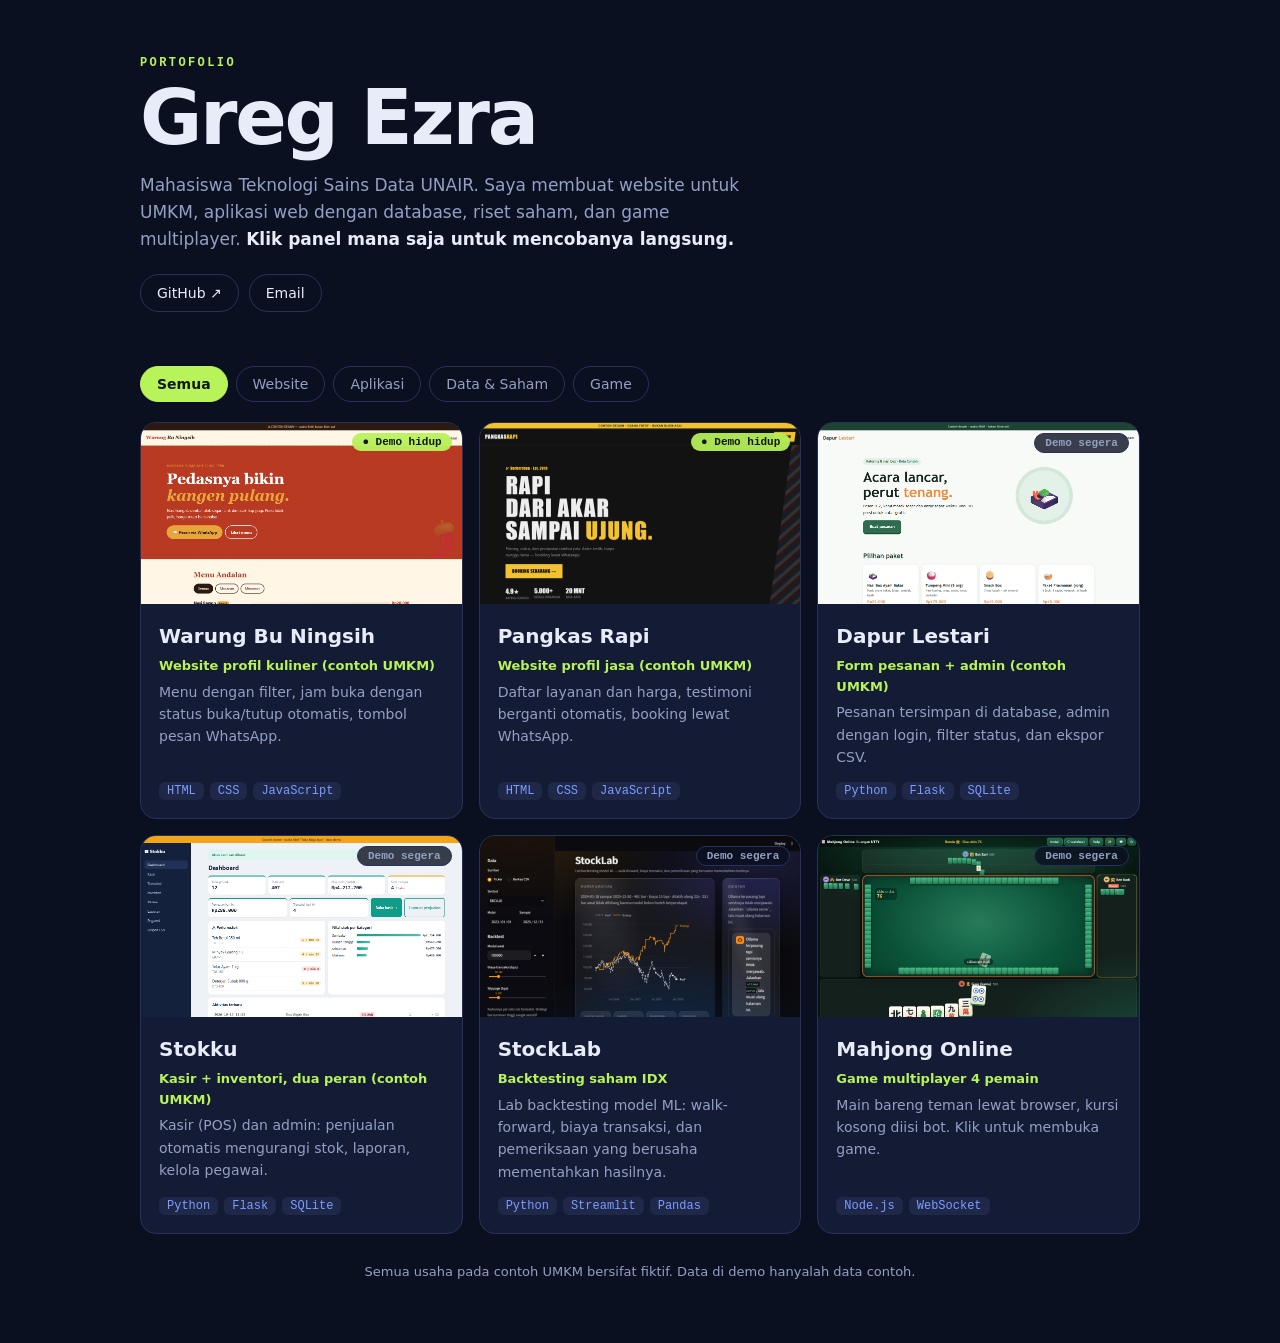
<file: index.html>
<!doctype html>
<html lang="id">
<head>
<meta charset="utf-8">
<meta name="viewport" content="width=device-width,initial-scale=1">
<title>Greg Ezra — Portofolio</title>
<meta name="description" content="Portofolio Greg Ezra, mahasiswa Teknologi Sains Data UNAIR: website UMKM, aplikasi web, analisis saham, dan game.">
<link rel="stylesheet" href="style.css">
</head>
<body>
<header class="hero">
  <p class="eyebrow">Portofolio</p>
  <h1>Greg Ezra</h1>
  <p class="lead">Mahasiswa Teknologi Sains Data UNAIR. Saya membuat website untuk UMKM, aplikasi web dengan database, riset saham, dan game multiplayer. <b>Klik panel mana saja untuk mencobanya langsung.</b></p>
  <nav class="links">
    <a href="https://github.com/Ezra696969" target="_blank" rel="noopener">GitHub ↗</a>
    <a href="mailto:gregezra69@gmail.com">Email</a>
  </nav>
</header>

<main>
  <div class="filters" id="filters" role="group" aria-label="Filter proyek"></div>
  <section class="grid" id="grid" aria-live="polite"></section>
  <p class="foot-note">Semua usaha pada contoh UMKM bersifat fiktif. Data di demo hanyalah data contoh.</p>
</main>

<!-- penampil proyek -->
<div class="viewer" id="viewer" role="dialog" aria-modal="true" aria-labelledby="vTitle" hidden>
  <div class="vbar">
    <button class="vbtn" id="vClose" aria-label="Tutup (Esc)">← Kembali</button>
    <b id="vTitle"></b>
    <span class="vsp"></span>
    <div class="seg" id="vDev" role="group" aria-label="Ukuran layar">
      <button data-d="desktop" class="on">Desktop</button><button data-d="hp">HP</button>
    </div>
    <button class="vbtn" id="vReload" aria-label="Muat ulang">↻</button>
    <a class="vbtn" id="vOpen" target="_blank" rel="noopener">Buka di tab baru ↗</a>
  </div>
  <p class="vhint" id="vHint" hidden></p>
  <div class="vstage" id="vStage"></div>
</div>

<script src="projects.js"></script>
<script src="app.js"></script>
</body>
</html>
</file>
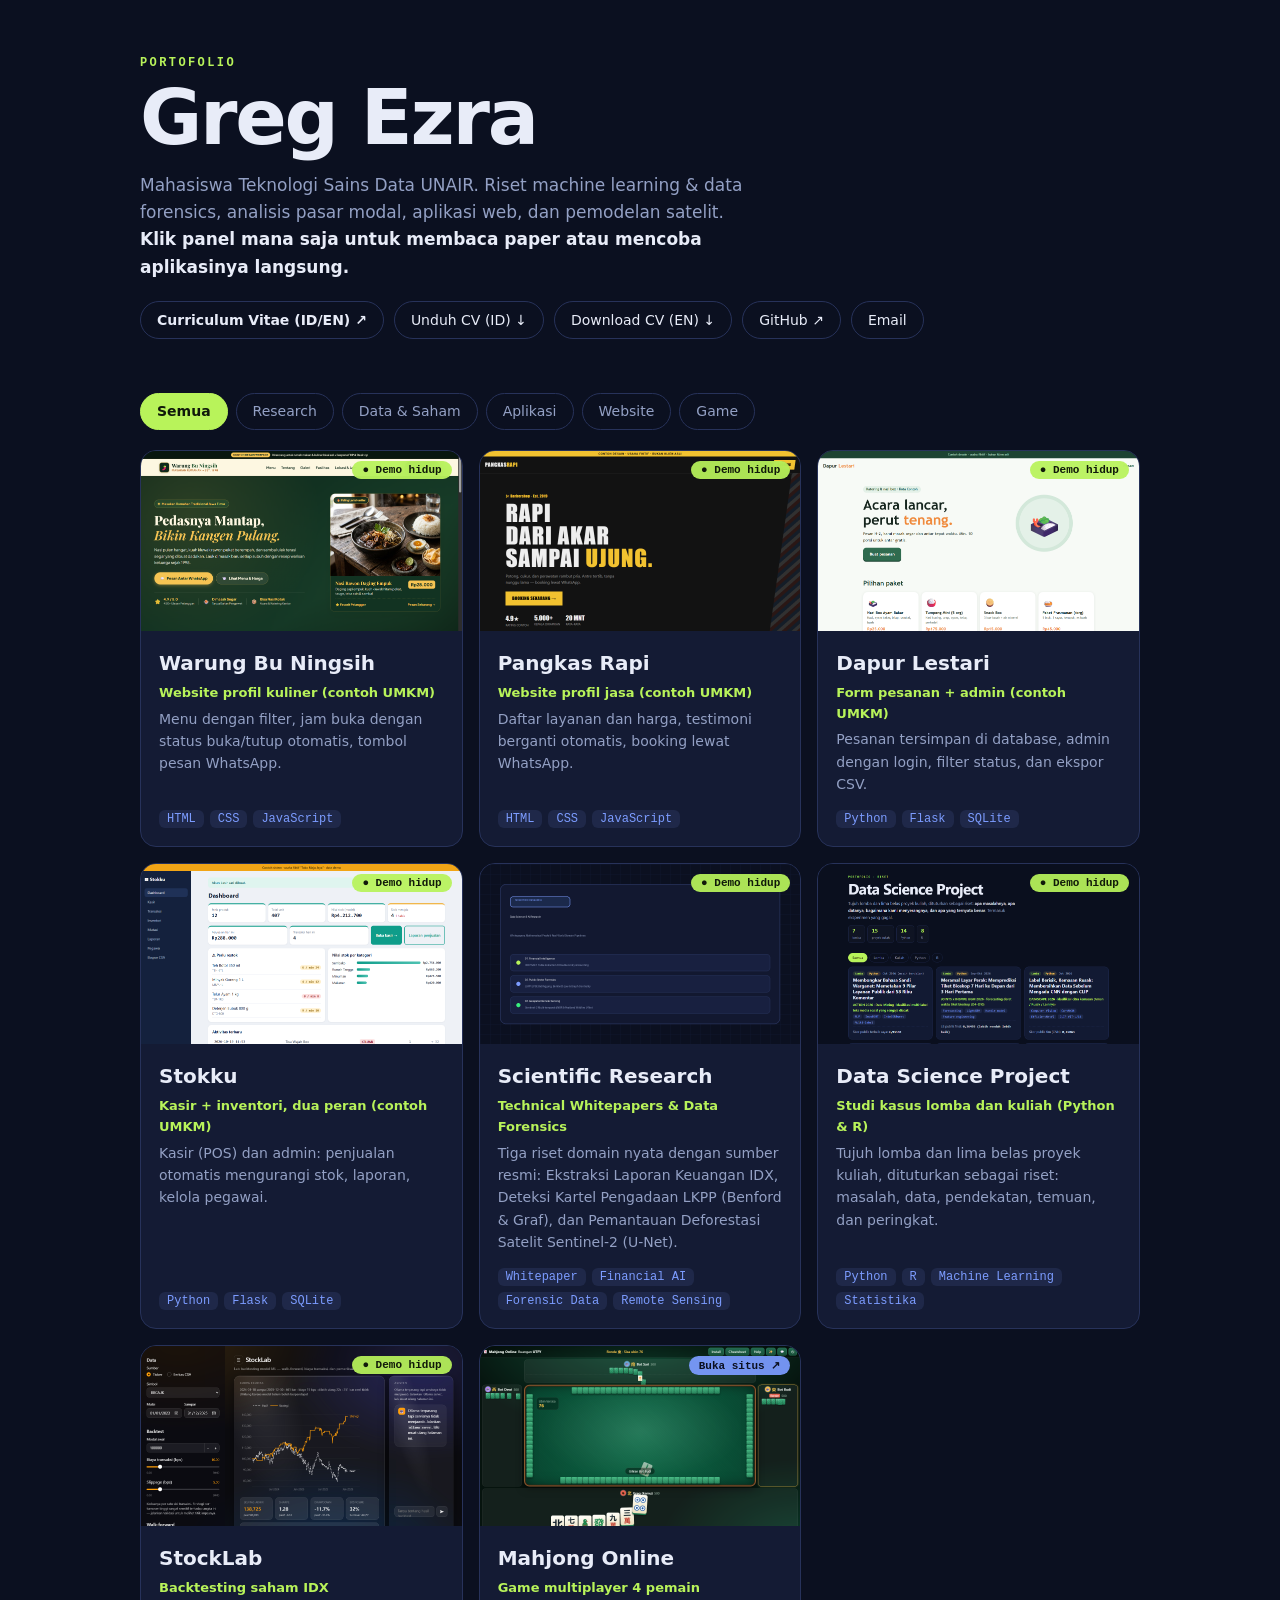
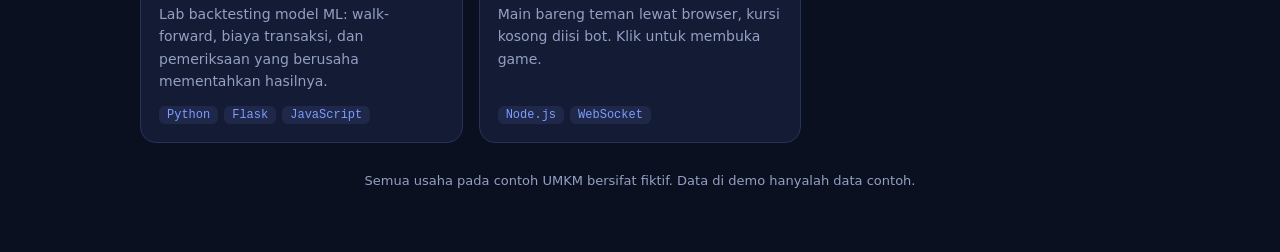
<file: site/index.html>
<!doctype html>
<html lang="id">
<head>
<meta charset="utf-8">
<meta name="viewport" content="width=device-width,initial-scale=1">
<title>Greg Ezra — Portofolio</title>
<meta name="description" content="Portofolio Greg Ezra, mahasiswa Teknologi Sains Data UNAIR: website UMKM, aplikasi web, analisis saham, dan game.">
<link rel="stylesheet" href="style.css">
</head>
<body>
<header class="hero">
  <p class="eyebrow">Portofolio</p>
  <h1>Greg Ezra</h1>
  <p class="lead">Mahasiswa Teknologi Sains Data UNAIR. Riset machine learning & data forensics, analisis pasar modal, aplikasi web, dan pemodelan satelit. <b>Klik panel mana saja untuk membaca paper atau mencoba aplikasinya langsung.</b></p>
  <nav class="links">
    <a href="cv/index.html" target="_blank" rel="noopener"><b>Curriculum Vitae (ID/EN) ↗</b></a>
    <a href="cv/CV_Greg_Ezra_ID.pdf" download>Unduh CV (ID) ↓</a>
    <a href="cv/CV_Greg_Ezra_EN.pdf" download>Download CV (EN) ↓</a>
    <a href="https://github.com/Ezra696969" target="_blank" rel="noopener">GitHub ↗</a>
    <a href="mailto:gregezra69@gmail.com">Email</a>
  </nav>
</header>

<main>
  <div class="filters" id="filters" role="group" aria-label="Filter proyek"></div>
  <section class="grid" id="grid" aria-live="polite"></section>
  <p class="foot-note">Semua usaha pada contoh UMKM bersifat fiktif. Data di demo hanyalah data contoh.</p>
</main>

<!-- penampil proyek -->
<div class="viewer" id="viewer" role="dialog" aria-modal="true" aria-labelledby="vTitle" hidden>
  <div class="vbar">
    <button class="vbtn" id="vClose" aria-label="Tutup (Esc)">← Kembali</button>
    <b id="vTitle"></b>
    <span class="vsp"></span>
    <div class="seg" id="vDev" role="group" aria-label="Ukuran layar">
      <button data-d="desktop" class="on">Desktop</button><button data-d="hp">HP</button>
    </div>
    <button class="vbtn" id="vReload" aria-label="Muat ulang">↻</button>
    <a class="vbtn" id="vOpen" target="_blank" rel="noopener">Buka di tab baru ↗</a>
  </div>
  <p class="vhint" id="vHint" hidden></p>
  <div class="vstage" id="vStage"></div>
</div>

<script src="projects.js"></script>
<script src="app.js"></script>
</body>
</html>
</file>
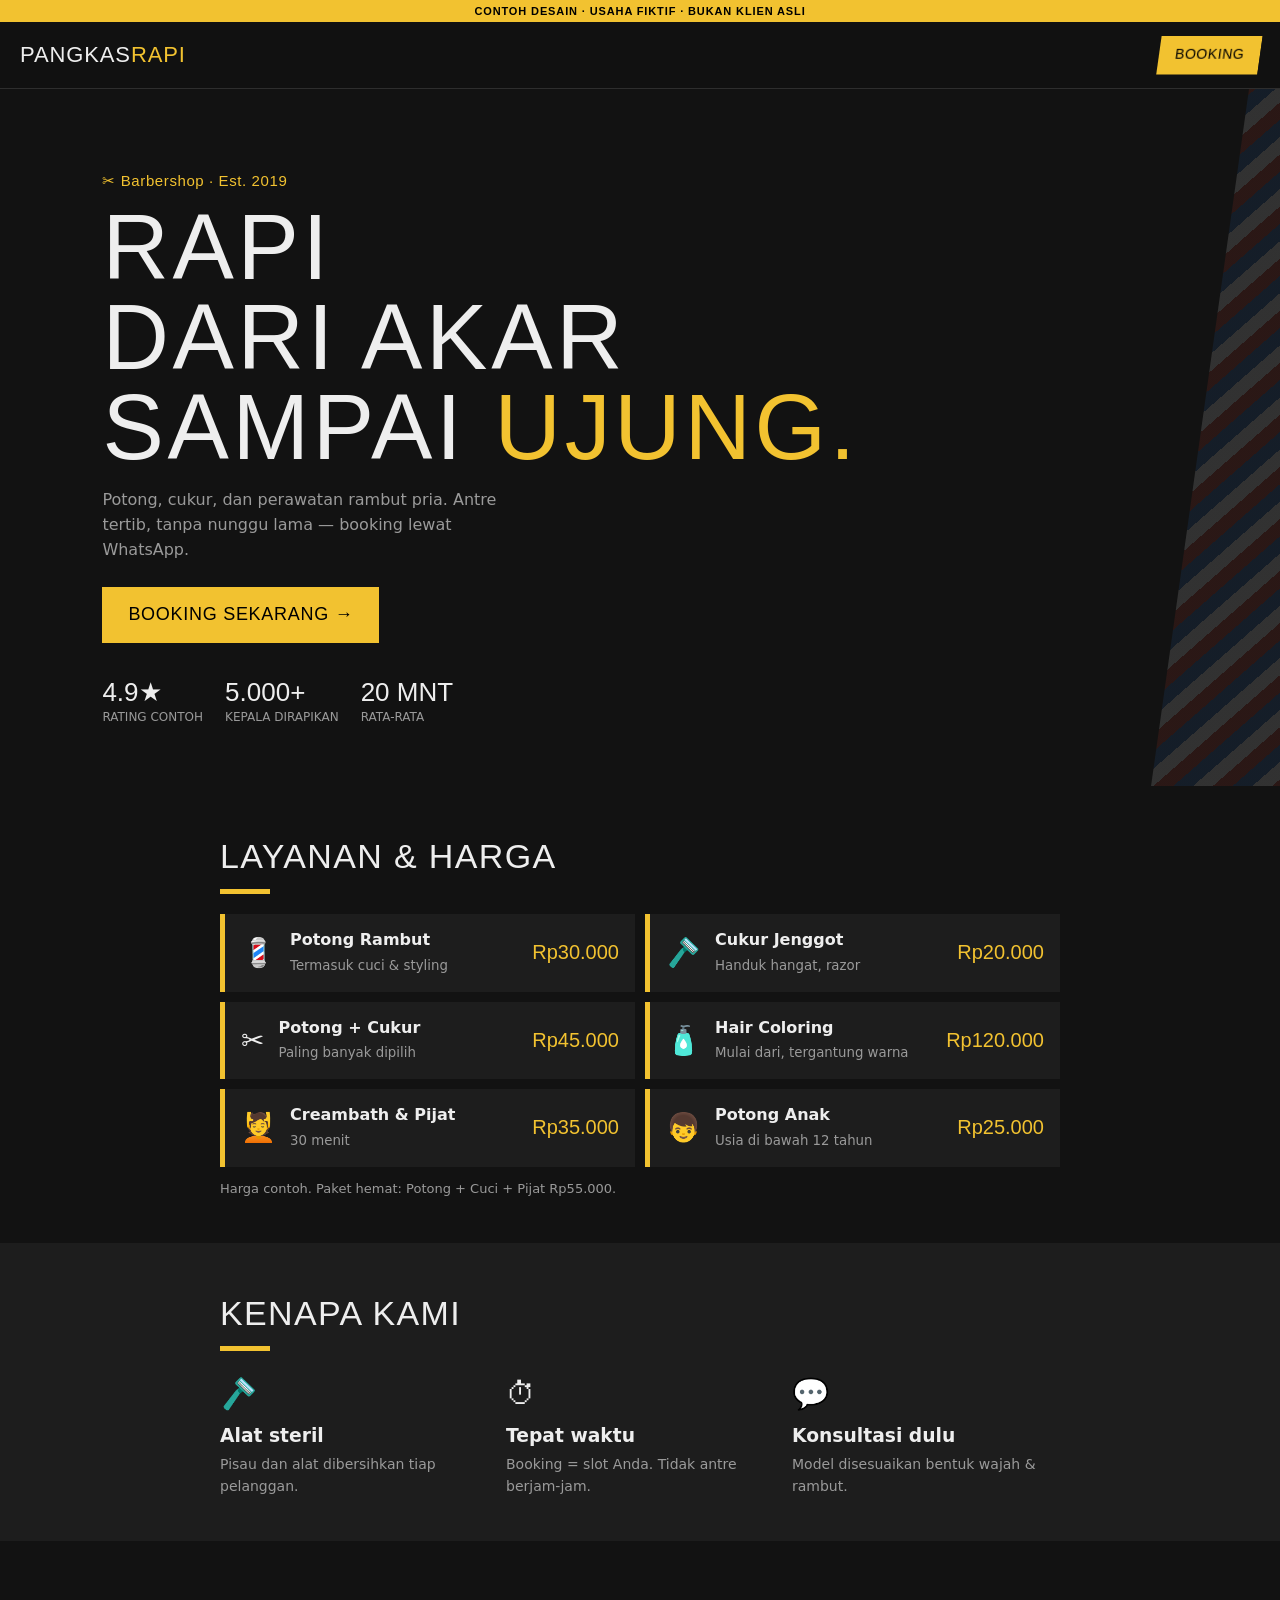
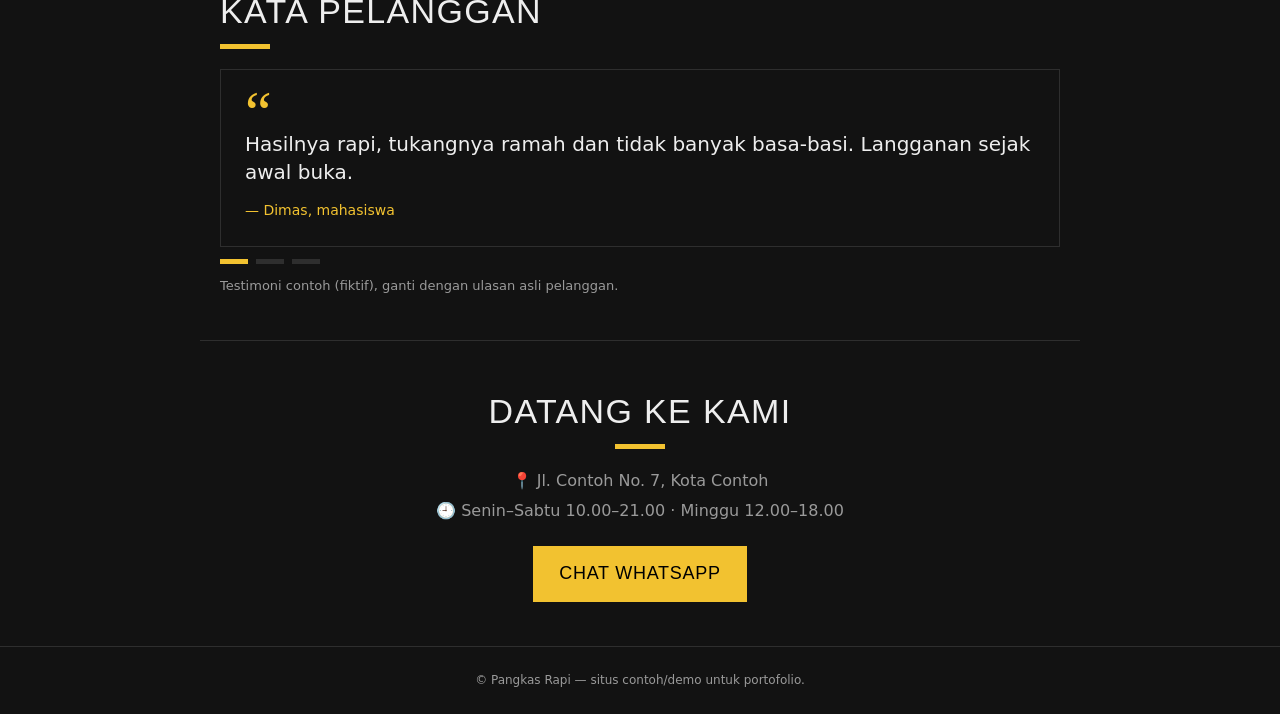
<file: demos/barbershop/index.html>
<!doctype html>
<html lang="id">
<head>
<meta charset="utf-8">
<meta name="viewport" content="width=device-width,initial-scale=1">
<title>Pangkas Rapi Barbershop — Contoh Website UMKM</title>
<meta name="description" content="Contoh desain website barbershop. Bukan klien asli.">
<link rel="stylesheet" href="style.css">
</head>
<body>
<div class="demo">CONTOH DESAIN · USAHA FIKTIF · BUKAN KLIEN ASLI</div>
<header>
  <b class="logo">PANGKAS<span>RAPI</span></b>
  <a class="wa-top" href="https://wa.me/6281300000000?text=Halo%2C%20saya%20mau%20booking%20potong%20rambut" target="_blank" rel="noopener">BOOKING</a>
</header>

<section class="hero">
  <div class="stripe"></div>
  <p class="eyebrow">✂ Barbershop · Est. 2019</p>
  <h1>RAPI<br>DARI AKAR<br>SAMPAI <em>UJUNG.</em></h1>
  <p class="lead">Potong, cukur, dan perawatan rambut pria. Antre tertib, tanpa nunggu lama — booking lewat WhatsApp.</p>
  <a class="btn" href="https://wa.me/6281300000000?text=Halo%2C%20saya%20mau%20booking" target="_blank" rel="noopener">BOOKING SEKARANG →</a>
  <ul class="stats">
    <li><b>4.9★</b>rating contoh</li><li><b>5.000+</b>kepala dirapikan</li><li><b>20 mnt</b>rata-rata</li>
  </ul>
</section>

<section id="layanan">
  <h2>LAYANAN &amp; HARGA</h2>
  <div class="svc" id="svc"></div>
  <p class="note">Harga contoh. Paket hemat: Potong + Cuci + Pijat Rp55.000.</p>
</section>

<section class="why">
  <h2>KENAPA KAMI</h2>
  <div class="grid3">
    <div><i>🪒</i><h3>Alat steril</h3><p>Pisau dan alat dibersihkan tiap pelanggan.</p></div>
    <div><i>⏱</i><h3>Tepat waktu</h3><p>Booking = slot Anda. Tidak antre berjam-jam.</p></div>
    <div><i>💬</i><h3>Konsultasi dulu</h3><p>Model disesuaikan bentuk wajah & rambut.</p></div>
  </div>
</section>

<section id="testi">
  <h2>KATA PELANGGAN</h2>
  <div class="slider" id="slider">
    <blockquote></blockquote><cite></cite>
  </div>
  <div class="dots" id="dots"></div>
  <p class="note">Testimoni contoh (fiktif), ganti dengan ulasan asli pelanggan.</p>
</section>

<section class="visit">
  <h2>DATANG KE KAMI</h2>
  <p>📍 Jl. Contoh No. 7, Kota Contoh</p>
  <p>🕘 Senin–Sabtu 10.00–21.00 · Minggu 12.00–18.00</p>
  <a class="btn" href="https://wa.me/6281300000000" target="_blank" rel="noopener">CHAT WHATSAPP</a>
</section>

<footer>© Pangkas Rapi — situs contoh/demo untuk portofolio.</footer>
<script src="app.js"></script>
</body>
</html>
</file>
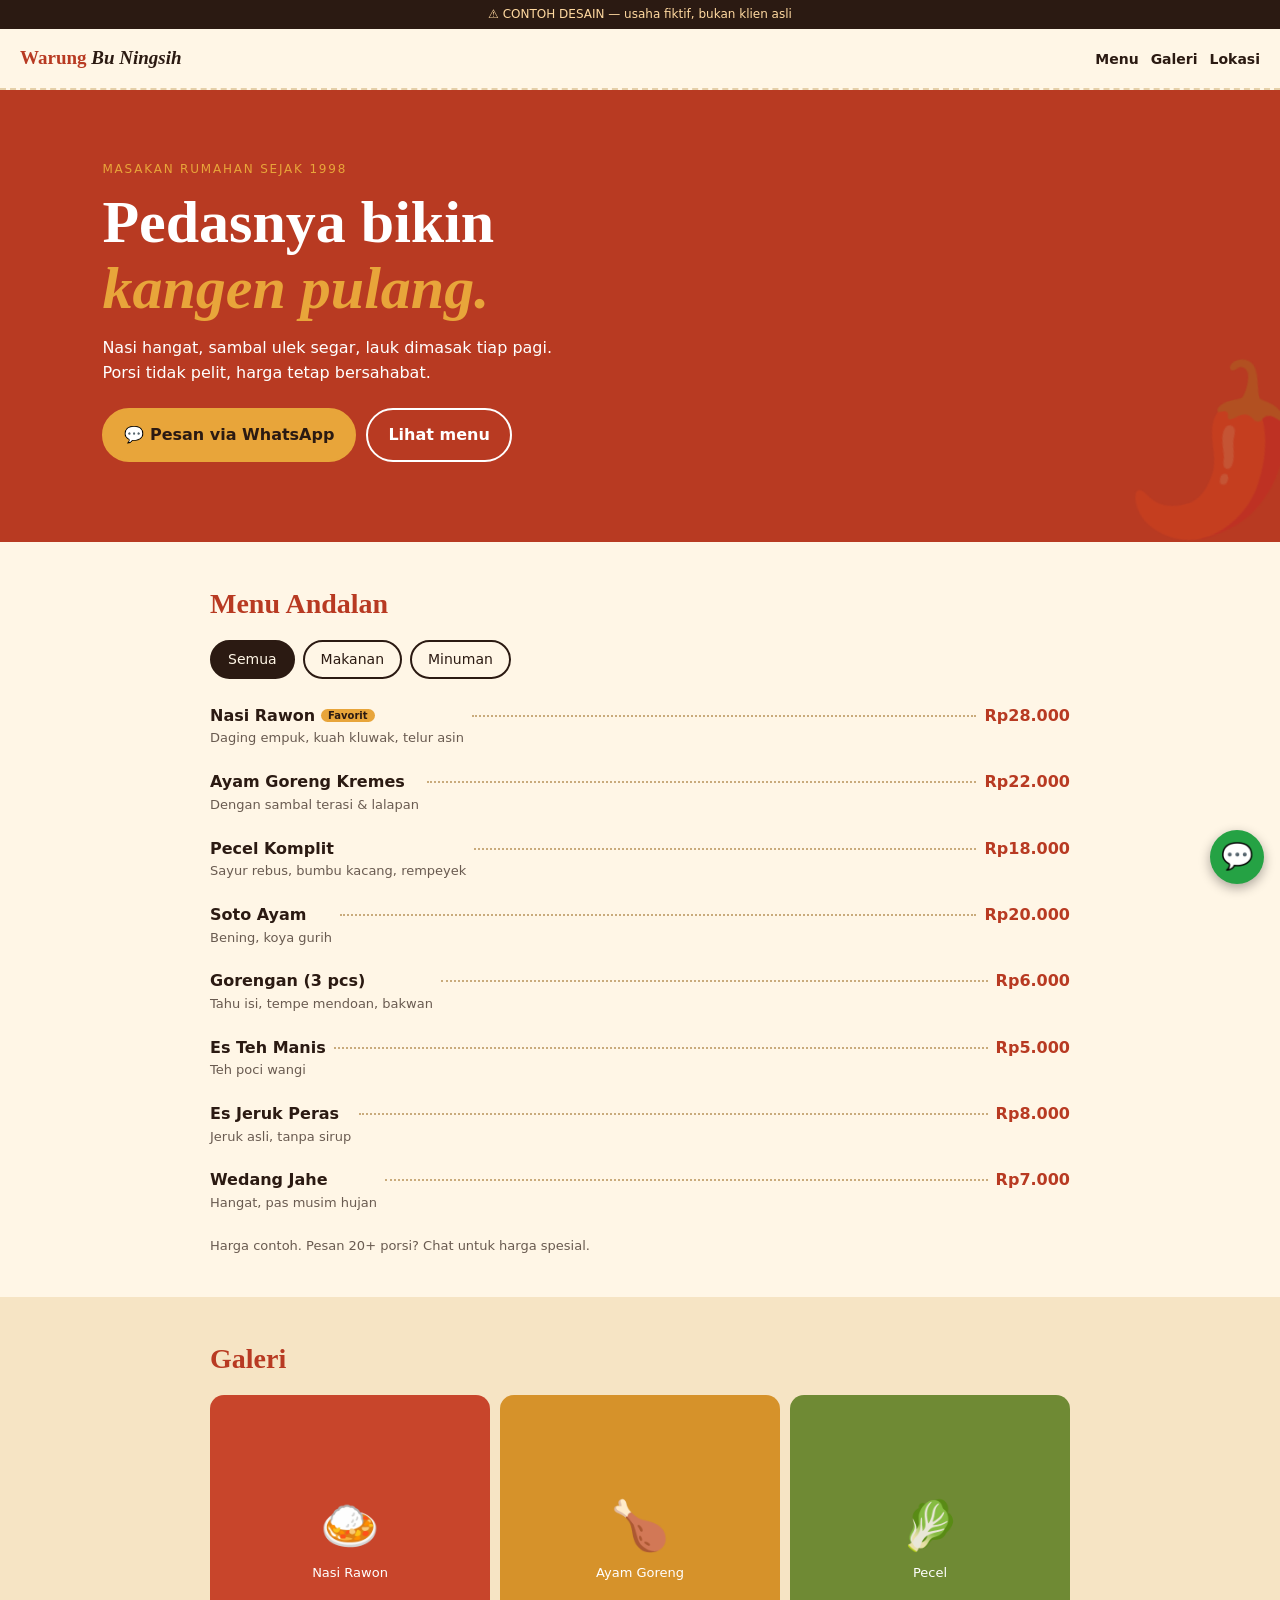
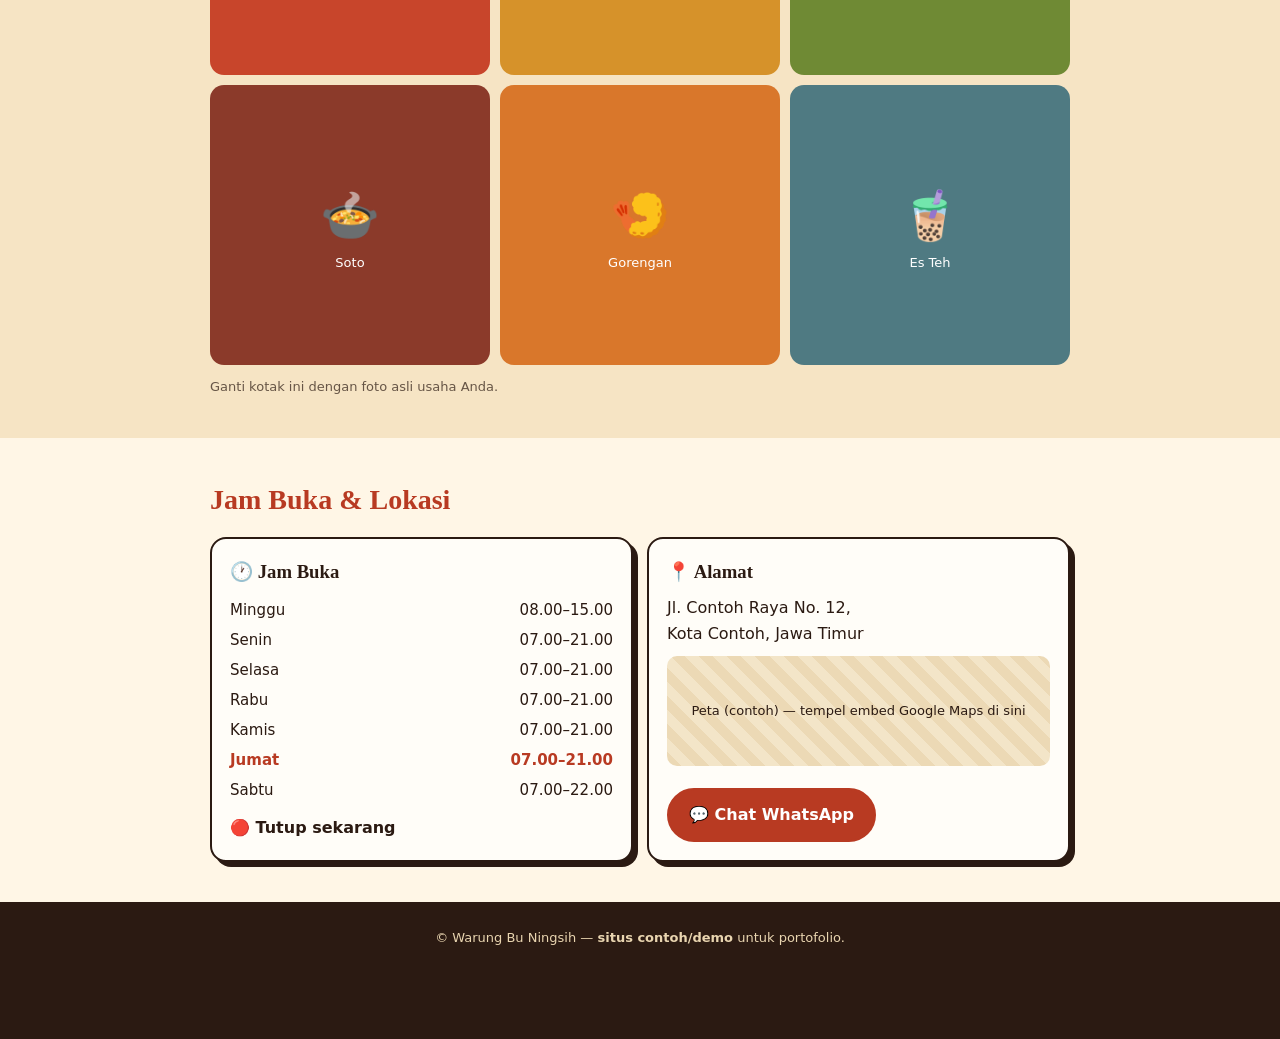
<file: demos/warung/index.html>
<!doctype html>
<html lang="id">
<head>
<meta charset="utf-8">
<meta name="viewport" content="width=device-width,initial-scale=1">
<title>Warung Bu Ningsih — Contoh Website UMKM</title>
<meta name="description" content="Contoh desain website warung makan. Bukan klien asli.">
<link rel="stylesheet" href="style.css">
</head>
<body>
<div class="demo">⚠ CONTOH DESAIN — usaha fiktif, bukan klien asli</div>
<header class="top">
  <a class="logo" href="#">Warung <em>Bu Ningsih</em></a>
  <nav><a href="#menu">Menu</a><a href="#galeri">Galeri</a><a href="#lokasi">Lokasi</a></nav>
</header>

<section class="hero">
  <p class="kicker">Masakan rumahan sejak 1998</p>
  <h1>Pedasnya bikin<br><span>kangen pulang.</span></h1>
  <p>Nasi hangat, sambal ulek segar, lauk dimasak tiap pagi. Porsi tidak pelit, harga tetap bersahabat.</p>
  <div class="cta">
    <a class="btn" href="https://wa.me/6281200000000?text=Halo%20Bu%20Ningsih%2C%20saya%20mau%20pesan" target="_blank" rel="noopener">💬 Pesan via WhatsApp</a>
    <a class="btn ghost" href="#menu">Lihat menu</a>
  </div>
  <div class="badge" aria-hidden="true">🌶️</div>
</section>

<section id="menu">
  <h2>Menu Andalan</h2>
  <div class="tabs">
    <button class="on" data-f="all">Semua</button>
    <button data-f="makan">Makanan</button>
    <button data-f="minum">Minuman</button>
  </div>
  <ul class="menu" id="menuList"></ul>
  <p class="note">Harga contoh. Pesan 20+ porsi? Chat untuk harga spesial.</p>
</section>

<section id="galeri" class="alt">
  <h2>Galeri</h2>
  <div class="gal">
    <div style="--c:#c8452b">🍛<small>Nasi Rawon</small></div>
    <div style="--c:#d6922a">🍗<small>Ayam Goreng</small></div>
    <div style="--c:#6f8a34">🥬<small>Pecel</small></div>
    <div style="--c:#8b3a2a">🍲<small>Soto</small></div>
    <div style="--c:#d9772b">🍤<small>Gorengan</small></div>
    <div style="--c:#4f7a82">🧋<small>Es Teh</small></div>
  </div>
  <p class="note">Ganti kotak ini dengan foto asli usaha Anda.</p>
</section>

<section id="lokasi">
  <h2>Jam Buka &amp; Lokasi</h2>
  <div class="info">
    <div class="card">
      <h3>🕐 Jam Buka</h3>
      <table id="jam"></table>
      <p id="status" class="status"></p>
    </div>
    <div class="card">
      <h3>📍 Alamat</h3>
      <p>Jl. Contoh Raya No. 12,<br>Kota Contoh, Jawa Timur</p>
      <div class="map">Peta (contoh) — tempel embed Google Maps di sini</div>
      <a class="btn small" href="https://wa.me/6281200000000" target="_blank" rel="noopener">💬 Chat WhatsApp</a>
    </div>
  </div>
</section>

<footer>© Warung Bu Ningsih — <b>situs contoh/demo</b> untuk portofolio.</footer>
<a class="fab" href="https://wa.me/6281200000000" target="_blank" rel="noopener" aria-label="WhatsApp">💬</a>
<script src="app.js"></script>
</body>
</html>
</file>
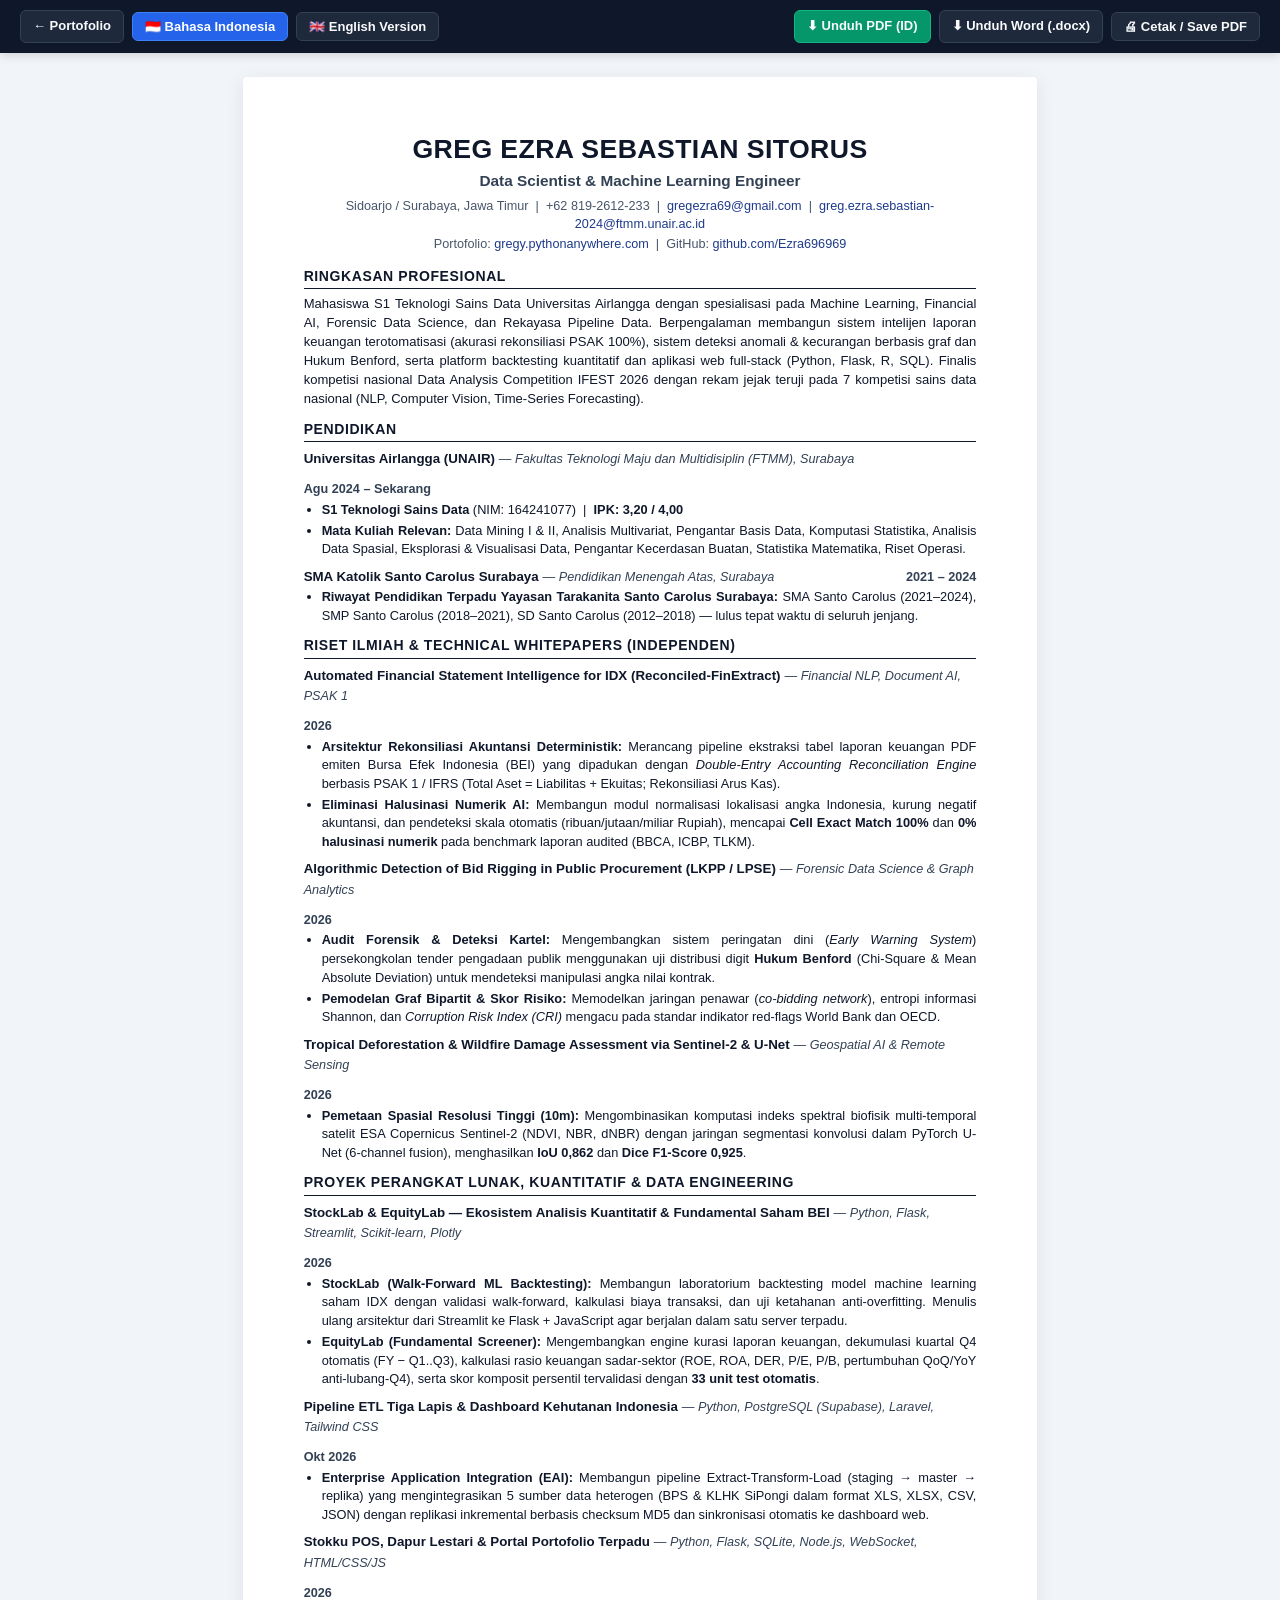
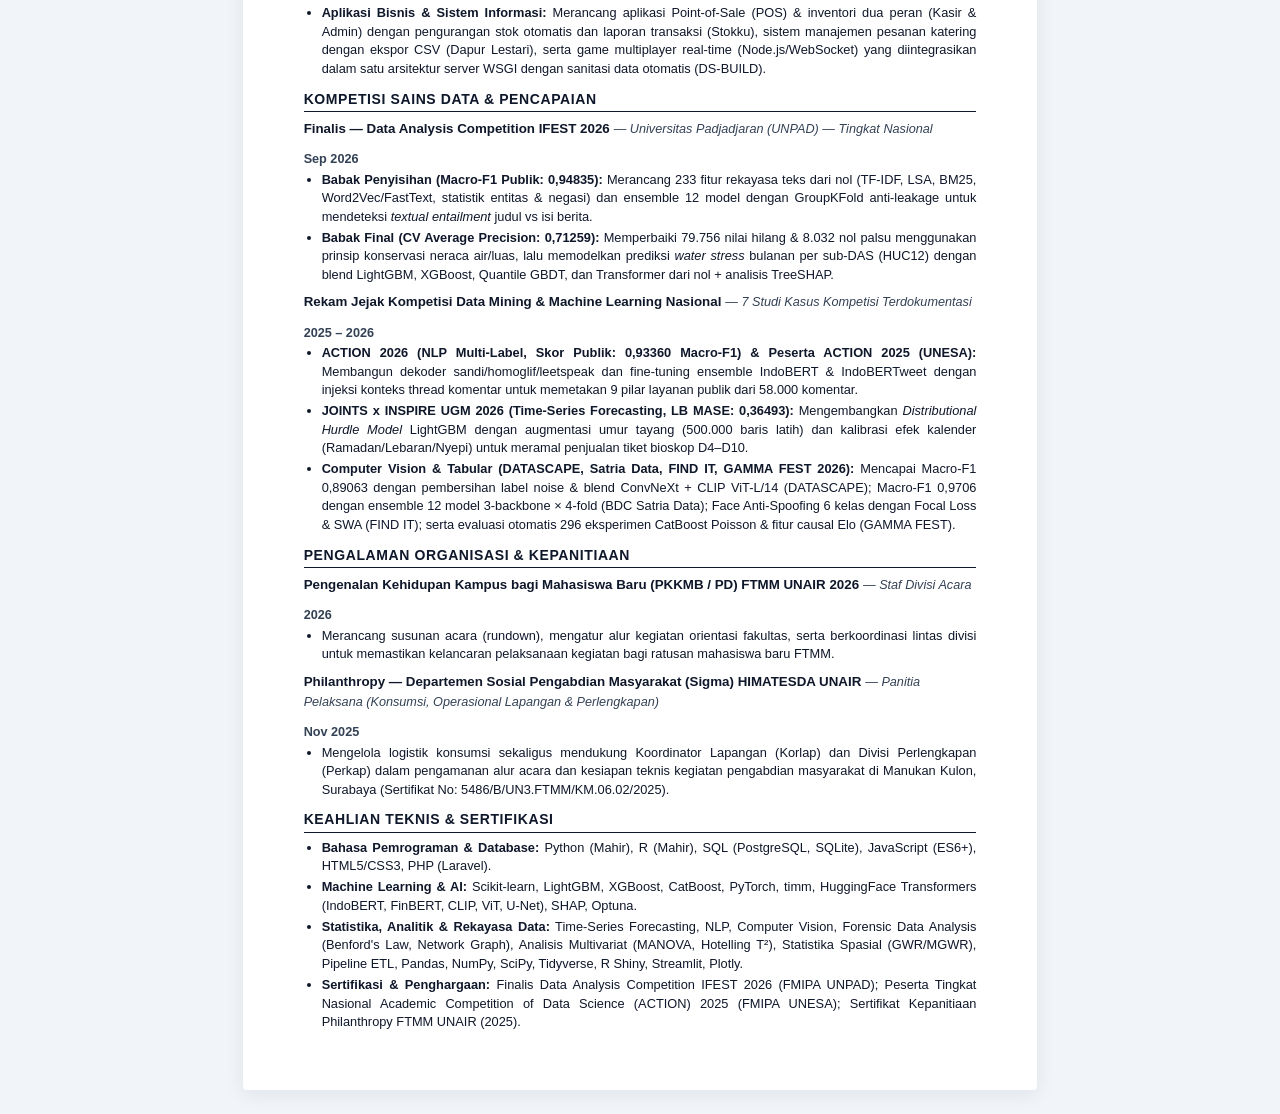
<file: site/cv/index.html>
<!doctype html>
<html lang="id">
<head>
<meta charset="utf-8">
<meta name="viewport" content="width=device-width,initial-scale=1">
<title>Curriculum Vitae — Greg Ezra Sebastian Sitorus</title>
<meta name="description" content="Curriculum Vitae ATS-Friendly Greg Ezra Sebastian Sitorus — Data Scientist & Machine Learning Engineer.">
<style>
  :root {
    --ink: #0f172a;
    --sub: #334155;
    --muted: #475569;
    --line: #cbd5e1;
    --bg: #f1f5f9;
    --paper: #ffffff;
    --accent: #1e3a8a;
  }
  * { box-sizing: border-box; }
  body {
    margin: 0;
    font-family: "Calibri", "Segoe UI", -apple-system, BlinkMacSystemFont, Roboto, Helvetica, Arial, sans-serif;
    background: var(--bg);
    color: var(--ink);
    line-height: 1.45;
    font-size: 10.5pt;
  }
  .toolbar {
    position: sticky;
    top: 0;
    z-index: 20;
    background: #0f172a;
    color: #f8fafc;
    padding: 10px 20px;
    display: flex;
    flex-wrap: wrap;
    align-items: center;
    justify-content: space-between;
    gap: 10px;
    box-shadow: 0 2px 10px rgba(0,0,0,0.15);
  }
  .toolbar .left, .toolbar .right {
    display: flex;
    align-items: center;
    gap: 8px;
    flex-wrap: wrap;
  }
  .btn {
    appearance: none;
    border: 1px solid #334155;
    background: #1e293b;
    color: #f8fafc;
    padding: 6px 12px;
    border-radius: 6px;
    font-size: 13px;
    font-weight: 600;
    cursor: pointer;
    text-decoration: none;
    display: inline-flex;
    align-items: center;
    gap: 5px;
    transition: background 0.15s, border-color 0.15s;
  }
  .btn:hover { background: #334155; border-color: #475569; }
  .btn.active { background: #2563eb; border-color: #3b82f6; color: #fff; }
  .btn.primary { background: #059669; border-color: #10b981; }
  .btn.primary:hover { background: #047857; }

  .page {
    max-width: 210mm;
    margin: 24px auto;
    background: var(--paper);
    padding: 14mm 16mm;
    box-shadow: 0 4px 20px rgba(15, 23, 42, 0.08);
    border-radius: 4px;
  }

  header {
    text-align: center;
    margin-bottom: 12px;
  }
  header h1 {
    margin: 0 0 2px 0;
    font-size: 20pt;
    letter-spacing: 0.4px;
    color: var(--ink);
  }
  header .role {
    font-size: 11.5pt;
    font-weight: 700;
    color: var(--sub);
    margin-bottom: 4px;
  }
  header .contact {
    font-size: 9.5pt;
    color: var(--muted);
    margin: 2px 0;
  }
  header .contact a {
    color: var(--accent);
    text-decoration: none;
  }
  header .contact a:hover { text-decoration: underline; }

  section { margin-top: 10px; }
  h2 {
    font-size: 10.5pt;
    text-transform: uppercase;
    letter-spacing: 0.6px;
    color: var(--ink);
    border-bottom: 1.5px solid var(--ink);
    padding-bottom: 2px;
    margin: 10px 0 6px 0;
  }
  p.summary {
    margin: 4px 0 6px 0;
    text-align: justify;
    font-size: 9.8pt;
  }
  .entry { margin-bottom: 7px; }
  .entry-head {
    display: flex;
    justify-content: space-between;
    align-items: baseline;
    gap: 12px;
    flex-wrap: wrap;
  }
  .entry-title {
    font-weight: 700;
    font-size: 10pt;
    color: var(--ink);
  }
  .entry-sub {
    font-style: italic;
    font-weight: 400;
    color: var(--sub);
    font-size: 9.5pt;
  }
  .entry-date {
    font-weight: 700;
    font-size: 9.5pt;
    color: var(--sub);
    white-space: nowrap;
  }
  ul {
    margin: 2px 0 5px 18px;
    padding: 0;
  }
  li {
    margin-bottom: 2.5px;
    font-size: 9.6pt;
    text-align: justify;
  }
  .lang-en { display: none; }
  body[data-lang="en"] .lang-id { display: none; }
  body[data-lang="en"] .lang-en { display: block; }

  @media print {
    body { background: #fff; }
    .toolbar { display: none !important; }
    .page {
      margin: 0;
      padding: 0;
      box-shadow: none;
      max-width: 100%;
    }
    @page {
      size: A4;
      margin: 12mm 14mm;
    }
  }
</style>
</head>
<body data-lang="id">

<div class="toolbar">
  <div class="left">
    <a class="btn" href="../index.html">← Portofolio</a>
    <button class="btn active" id="btn-id" onclick="setLang('id')">🇮🇩 Bahasa Indonesia</button>
    <button class="btn" id="btn-en" onclick="setLang('en')">🇬🇧 English Version</button>
  </div>
  <div class="right">
    <a class="btn primary" id="dl-pdf" href="CV_Greg_Ezra_ID.pdf" download>⬇ Unduh PDF (ID)</a>
    <a class="btn" id="dl-docx" href="CV_Greg_Ezra_ID.docx" download>⬇ Unduh Word (.docx)</a>
    <button class="btn" onclick="window.print()">🖨 Cetak / Save PDF</button>
  </div>
</div>

<!-- ======================================================================= -->
<!-- VERSI BAHASA INDONESIA                                                  -->
<!-- ======================================================================= -->
<main class="page lang-id">
  <header>
    <h1>GREG EZRA SEBASTIAN SITORUS</h1>
    <div class="role">Data Scientist &amp; Machine Learning Engineer</div>
    <div class="contact">
      Sidoarjo / Surabaya, Jawa Timur &nbsp;|&nbsp; +62 819-2612-233 &nbsp;|&nbsp;
      <a href="mailto:gregezra69@gmail.com">gregezra69@gmail.com</a> &nbsp;|&nbsp;
      <a href="mailto:greg.ezra.sebastian-2024@ftmm.unair.ac.id">greg.ezra.sebastian-2024@ftmm.unair.ac.id</a>
    </div>
    <div class="contact">
      Portofolio: <a href="https://gregy.pythonanywhere.com" target="_blank" rel="noopener">gregy.pythonanywhere.com</a> &nbsp;|&nbsp;
      GitHub: <a href="https://github.com/Ezra696969" target="_blank" rel="noopener">github.com/Ezra696969</a>
    </div>
  </header>

  <section>
    <h2>Ringkasan Profesional</h2>
    <p class="summary">
      Mahasiswa S1 Teknologi Sains Data Universitas Airlangga dengan spesialisasi pada Machine Learning, Financial AI, Forensic Data Science, dan Rekayasa Pipeline Data. Berpengalaman membangun sistem intelijen laporan keuangan terotomatisasi (akurasi rekonsiliasi PSAK 100%), sistem deteksi anomali &amp; kecurangan berbasis graf dan Hukum Benford, serta platform backtesting kuantitatif dan aplikasi web full-stack (Python, Flask, R, SQL). Finalis kompetisi nasional Data Analysis Competition IFEST 2026 dengan rekam jejak teruji pada 7 kompetisi sains data nasional (NLP, Computer Vision, Time-Series Forecasting).
    </p>
  </section>

  <section>
    <h2>Pendidikan</h2>
    <div class="entry">
      <div class="entry-head">
        <div><span class="entry-title">Universitas Airlangga (UNAIR)</span> <span class="entry-sub">— Fakultas Teknologi Maju dan Multidisiplin (FTMM), Surabaya</span></div>
        <div class="entry-date">Agu 2024 – Sekarang</div>
      </div>
      <ul>
        <li><b>S1 Teknologi Sains Data</b> (NIM: 164241077) &nbsp;|&nbsp; <b>IPK: 3,20 / 4,00</b></li>
        <li><b>Mata Kuliah Relevan:</b> Data Mining I &amp; II, Analisis Multivariat, Pengantar Basis Data, Komputasi Statistika, Analisis Data Spasial, Eksplorasi &amp; Visualisasi Data, Pengantar Kecerdasan Buatan, Statistika Matematika, Riset Operasi.</li>
      </ul>
    </div>
    <div class="entry">
      <div class="entry-head">
        <div><span class="entry-title">SMA Katolik Santo Carolus Surabaya</span> <span class="entry-sub">— Pendidikan Menengah Atas, Surabaya</span></div>
        <div class="entry-date">2021 – 2024</div>
      </div>
      <ul>
        <li><b>Riwayat Pendidikan Terpadu Yayasan Tarakanita Santo Carolus Surabaya:</b> SMA Santo Carolus (2021–2024), SMP Santo Carolus (2018–2021), SD Santo Carolus (2012–2018) — lulus tepat waktu di seluruh jenjang.</li>
      </ul>
    </div>
  </section>

  <section>
    <h2>Riset Ilmiah &amp; Technical Whitepapers (Independen)</h2>
    <div class="entry">
      <div class="entry-head">
        <div><span class="entry-title">Automated Financial Statement Intelligence for IDX (Reconciled-FinExtract)</span> <span class="entry-sub">— Financial NLP, Document AI, PSAK 1</span></div>
        <div class="entry-date">2026</div>
      </div>
      <ul>
        <li><b>Arsitektur Rekonsiliasi Akuntansi Deterministik:</b> Merancang pipeline ekstraksi tabel laporan keuangan PDF emiten Bursa Efek Indonesia (BEI) yang dipadukan dengan <i>Double-Entry Accounting Reconciliation Engine</i> berbasis PSAK 1 / IFRS (Total Aset = Liabilitas + Ekuitas; Rekonsiliasi Arus Kas).</li>
        <li><b>Eliminasi Halusinasi Numerik AI:</b> Membangun modul normalisasi lokalisasi angka Indonesia, kurung negatif akuntansi, dan pendeteksi skala otomatis (ribuan/jutaan/miliar Rupiah), mencapai <b>Cell Exact Match 100%</b> dan <b>0% halusinasi numerik</b> pada benchmark laporan audited (BBCA, ICBP, TLKM).</li>
      </ul>
    </div>

    <div class="entry">
      <div class="entry-head">
        <div><span class="entry-title">Algorithmic Detection of Bid Rigging in Public Procurement (LKPP / LPSE)</span> <span class="entry-sub">— Forensic Data Science &amp; Graph Analytics</span></div>
        <div class="entry-date">2026</div>
      </div>
      <ul>
        <li><b>Audit Forensik &amp; Deteksi Kartel:</b> Mengembangkan sistem peringatan dini (<i>Early Warning System</i>) persekongkolan tender pengadaan publik menggunakan uji distribusi digit <b>Hukum Benford</b> (Chi-Square &amp; Mean Absolute Deviation) untuk mendeteksi manipulasi angka nilai kontrak.</li>
        <li><b>Pemodelan Graf Bipartit &amp; Skor Risiko:</b> Memodelkan jaringan penawar (<i>co-bidding network</i>), entropi informasi Shannon, dan <i>Corruption Risk Index (CRI)</i> mengacu pada standar indikator red-flags World Bank dan OECD.</li>
      </ul>
    </div>

    <div class="entry">
      <div class="entry-head">
        <div><span class="entry-title">Tropical Deforestation &amp; Wildfire Damage Assessment via Sentinel-2 &amp; U-Net</span> <span class="entry-sub">— Geospatial AI &amp; Remote Sensing</span></div>
        <div class="entry-date">2026</div>
      </div>
      <ul>
        <li><b>Pemetaan Spasial Resolusi Tinggi (10m):</b> Mengombinasikan komputasi indeks spektral biofisik multi-temporal satelit ESA Copernicus Sentinel-2 (NDVI, NBR, dNBR) dengan jaringan segmentasi konvolusi dalam PyTorch U-Net (6-channel fusion), menghasilkan <b>IoU 0,862</b> dan <b>Dice F1-Score 0,925</b>.</li>
      </ul>
    </div>
  </section>

  <section>
    <h2>Proyek Perangkat Lunak, Kuantitatif &amp; Data Engineering</h2>
    <div class="entry">
      <div class="entry-head">
        <div><span class="entry-title">StockLab &amp; EquityLab — Ekosistem Analisis Kuantitatif &amp; Fundamental Saham BEI</span> <span class="entry-sub">— Python, Flask, Streamlit, Scikit-learn, Plotly</span></div>
        <div class="entry-date">2026</div>
      </div>
      <ul>
        <li><b>StockLab (Walk-Forward ML Backtesting):</b> Membangun laboratorium backtesting model machine learning saham IDX dengan validasi walk-forward, kalkulasi biaya transaksi, dan uji ketahanan anti-overfitting. Menulis ulang arsitektur dari Streamlit ke Flask + JavaScript agar berjalan dalam satu server terpadu.</li>
        <li><b>EquityLab (Fundamental Screener):</b> Mengembangkan engine kurasi laporan keuangan, dekumulasi kuartal Q4 otomatis (FY &minus; Q1..Q3), kalkulasi rasio keuangan sadar-sektor (ROE, ROA, DER, P/E, P/B, pertumbuhan QoQ/YoY anti-lubang-Q4), serta skor komposit persentil tervalidasi dengan <b>33 unit test otomatis</b>.</li>
      </ul>
    </div>

    <div class="entry">
      <div class="entry-head">
        <div><span class="entry-title">Pipeline ETL Tiga Lapis &amp; Dashboard Kehutanan Indonesia</span> <span class="entry-sub">— Python, PostgreSQL (Supabase), Laravel, Tailwind CSS</span></div>
        <div class="entry-date">Okt 2026</div>
      </div>
      <ul>
        <li><b>Enterprise Application Integration (EAI):</b> Membangun pipeline Extract-Transform-Load (staging &rarr; master &rarr; replika) yang mengintegrasikan 5 sumber data heterogen (BPS &amp; KLHK SiPongi dalam format XLS, XLSX, CSV, JSON) dengan replikasi inkremental berbasis checksum MD5 dan sinkronisasi otomatis ke dashboard web.</li>
      </ul>
    </div>

    <div class="entry">
      <div class="entry-head">
        <div><span class="entry-title">Stokku POS, Dapur Lestari &amp; Portal Portofolio Terpadu</span> <span class="entry-sub">— Python, Flask, SQLite, Node.js, WebSocket, HTML/CSS/JS</span></div>
        <div class="entry-date">2026</div>
      </div>
      <ul>
        <li><b>Aplikasi Bisnis &amp; Sistem Informasi:</b> Merancang aplikasi Point-of-Sale (POS) &amp; inventori dua peran (Kasir &amp; Admin) dengan pengurangan stok otomatis dan laporan transaksi (Stokku), sistem manajemen pesanan katering dengan ekspor CSV (Dapur Lestari), serta game multiplayer real-time (Node.js/WebSocket) yang diintegrasikan dalam satu arsitektur server WSGI dengan sanitasi data otomatis (DS-BUILD).</li>
      </ul>
    </div>
  </section>

  <section>
    <h2>Kompetisi Sains Data &amp; Pencapaian</h2>
    <div class="entry">
      <div class="entry-head">
        <div><span class="entry-title">Finalis — Data Analysis Competition IFEST 2026</span> <span class="entry-sub">— Universitas Padjadjaran (UNPAD) — Tingkat Nasional</span></div>
        <div class="entry-date">Sep 2026</div>
      </div>
      <ul>
        <li><b>Babak Penyisihan (Macro-F1 Publik: 0,94835):</b> Merancang 233 fitur rekayasa teks dari nol (TF-IDF, LSA, BM25, Word2Vec/FastText, statistik entitas &amp; negasi) dan ensemble 12 model dengan GroupKFold anti-leakage untuk mendeteksi <i>textual entailment</i> judul vs isi berita.</li>
        <li><b>Babak Final (CV Average Precision: 0,71259):</b> Memperbaiki 79.756 nilai hilang &amp; 8.032 nol palsu menggunakan prinsip konservasi neraca air/luas, lalu memodelkan prediksi <i>water stress</i> bulanan per sub-DAS (HUC12) dengan blend LightGBM, XGBoost, Quantile GBDT, dan Transformer dari nol + analisis TreeSHAP.</li>
      </ul>
    </div>

    <div class="entry">
      <div class="entry-head">
        <div><span class="entry-title">Rekam Jejak Kompetisi Data Mining &amp; Machine Learning Nasional</span> <span class="entry-sub">— 7 Studi Kasus Kompetisi Terdokumentasi</span></div>
        <div class="entry-date">2025 – 2026</div>
      </div>
      <ul>
        <li><b>ACTION 2026 (NLP Multi-Label, Skor Publik: 0,93360 Macro-F1) &amp; Peserta ACTION 2025 (UNESA):</b> Membangun dekoder sandi/homoglif/leetspeak dan fine-tuning ensemble IndoBERT &amp; IndoBERTweet dengan injeksi konteks thread komentar untuk memetakan 9 pilar layanan publik dari 58.000 komentar.</li>
        <li><b>JOINTS x INSPIRE UGM 2026 (Time-Series Forecasting, LB MASE: 0,36493):</b> Mengembangkan <i>Distributional Hurdle Model</i> LightGBM dengan augmentasi umur tayang (500.000 baris latih) dan kalibrasi efek kalender (Ramadan/Lebaran/Nyepi) untuk meramal penjualan tiket bioskop D4–D10.</li>
        <li><b>Computer Vision &amp; Tabular (DATASCAPE, Satria Data, FIND IT, GAMMA FEST 2026):</b> Mencapai Macro-F1 0,89063 dengan pembersihan label noise &amp; blend ConvNeXt + CLIP ViT-L/14 (DATASCAPE); Macro-F1 0,9706 dengan ensemble 12 model 3-backbone &times; 4-fold (BDC Satria Data); Face Anti-Spoofing 6 kelas dengan Focal Loss &amp; SWA (FIND IT); serta evaluasi otomatis 296 eksperimen CatBoost Poisson &amp; fitur causal Elo (GAMMA FEST).</li>
      </ul>
    </div>
  </section>

  <section>
    <h2>Pengalaman Organisasi &amp; Kepanitiaan</h2>
    <div class="entry">
      <div class="entry-head">
        <div><span class="entry-title">Pengenalan Kehidupan Kampus bagi Mahasiswa Baru (PKKMB / PD) FTMM UNAIR 2026</span> <span class="entry-sub">— Staf Divisi Acara</span></div>
        <div class="entry-date">2026</div>
      </div>
      <ul>
        <li>Merancang susunan acara (rundown), mengatur alur kegiatan orientasi fakultas, serta berkoordinasi lintas divisi untuk memastikan kelancaran pelaksanaan kegiatan bagi ratusan mahasiswa baru FTMM.</li>
      </ul>
    </div>

    <div class="entry">
      <div class="entry-head">
        <div><span class="entry-title">Philanthropy — Departemen Sosial Pengabdian Masyarakat (Sigma) HIMATESDA UNAIR</span> <span class="entry-sub">— Panitia Pelaksana (Konsumsi, Operasional Lapangan &amp; Perlengkapan)</span></div>
        <div class="entry-date">Nov 2025</div>
      </div>
      <ul>
        <li>Mengelola logistik konsumsi sekaligus mendukung Koordinator Lapangan (Korlap) dan Divisi Perlengkapan (Perkap) dalam pengamanan alur acara dan kesiapan teknis kegiatan pengabdian masyarakat di Manukan Kulon, Surabaya (Sertifikat No: 5486/B/UN3.FTMM/KM.06.02/2025).</li>
      </ul>
    </div>
  </section>

  <section>
    <h2>Keahlian Teknis &amp; Sertifikasi</h2>
    <ul>
      <li><b>Bahasa Pemrograman &amp; Database:</b> Python (Mahir), R (Mahir), SQL (PostgreSQL, SQLite), JavaScript (ES6+), HTML5/CSS3, PHP (Laravel).</li>
      <li><b>Machine Learning &amp; AI:</b> Scikit-learn, LightGBM, XGBoost, CatBoost, PyTorch, timm, HuggingFace Transformers (IndoBERT, FinBERT, CLIP, ViT, U-Net), SHAP, Optuna.</li>
      <li><b>Statistika, Analitik &amp; Rekayasa Data:</b> Time-Series Forecasting, NLP, Computer Vision, Forensic Data Analysis (Benford's Law, Network Graph), Analisis Multivariat (MANOVA, Hotelling T²), Statistika Spasial (GWR/MGWR), Pipeline ETL, Pandas, NumPy, SciPy, Tidyverse, R Shiny, Streamlit, Plotly.</li>
      <li><b>Sertifikasi &amp; Penghargaan:</b> Finalis Data Analysis Competition IFEST 2026 (FMIPA UNPAD); Peserta Tingkat Nasional Academic Competition of Data Science (ACTION) 2025 (FMIPA UNESA); Sertifikat Kepanitiaan Philanthropy FTMM UNAIR (2025).</li>
    </ul>
  </section>
</main>

<!-- ======================================================================= -->
<!-- ENGLISH VERSION                                                         -->
<!-- ======================================================================= -->
<main class="page lang-en">
  <header>
    <h1>GREG EZRA SEBASTIAN SITORUS</h1>
    <div class="role">Data Scientist &amp; Machine Learning Engineer</div>
    <div class="contact">
      Sidoarjo / Surabaya, East Java, Indonesia &nbsp;|&nbsp; +62 819-2612-233 &nbsp;|&nbsp;
      <a href="mailto:gregezra69@gmail.com">gregezra69@gmail.com</a> &nbsp;|&nbsp;
      <a href="mailto:greg.ezra.sebastian-2024@ftmm.unair.ac.id">greg.ezra.sebastian-2024@ftmm.unair.ac.id</a>
    </div>
    <div class="contact">
      Portfolio: <a href="https://gregy.pythonanywhere.com" target="_blank" rel="noopener">gregy.pythonanywhere.com</a> &nbsp;|&nbsp;
      GitHub: <a href="https://github.com/Ezra696969" target="_blank" rel="noopener">github.com/Ezra696969</a>
    </div>
  </header>

  <section>
    <h2>Professional Summary</h2>
    <p class="summary">
      Data Science Technology undergraduate at Universitas Airlangga specializing in Machine Learning, Financial AI, Forensic Data Science, and End-to-End Data Engineering. Proven track record in building deterministic financial statement extraction engines (100% PSAK/IFRS accounting identity verification), graph-based &amp; Benford's Law fraud detection pipelines, walk-forward quantitative backtesting platforms, and full-stack web applications (Python, Flask, R, SQL). National Finalist at the IFEST 2026 Data Analysis Competition with extensive hands-on experience across 7 national data science competitions (NLP, Computer Vision, Time-Series Forecasting, and Tabular Modeling).
    </p>
  </section>

  <section>
    <h2>Education</h2>
    <div class="entry">
      <div class="entry-head">
        <div><span class="entry-title">Universitas Airlangga (UNAIR)</span> <span class="entry-sub">— Faculty of Advanced Technology and Multidiscipline (FTMM), Surabaya</span></div>
        <div class="entry-date">Aug 2024 – Present</div>
      </div>
      <ul>
        <li><b>Bachelor of Data Science Technology</b> (Student ID: 164241077) &nbsp;|&nbsp; <b>GPA: 3.20 / 4.00</b></li>
        <li><b>Relevant Coursework:</b> Data Mining I &amp; II, Multivariate Analysis, Database Systems, Statistical Computing, Spatial Data Analysis, Exploratory Data Analysis &amp; Visualization, Artificial Intelligence, Mathematical Statistics, Operations Research.</li>
      </ul>
    </div>
    <div class="entry">
      <div class="entry-head">
        <div><span class="entry-title">SMA Katolik Santo Carolus Surabaya</span> <span class="entry-sub">— High School Diploma, Surabaya</span></div>
        <div class="entry-date">2021 – 2024</div>
      </div>
      <ul>
        <li><b>Continuous Academic Track at Santo Carolus Surabaya:</b> Senior High School (2021–2024), Junior High School (2018–2021), Elementary School (2012–2018) — completed all levels on schedule.</li>
      </ul>
    </div>
  </section>

  <section>
    <h2>Scientific Research &amp; Technical Whitepapers</h2>
    <div class="entry">
      <div class="entry-head">
        <div><span class="entry-title">Automated Financial Statement Intelligence for IDX (Reconciled-FinExtract)</span> <span class="entry-sub">— Financial NLP, Document AI, PSAK 1 / IFRS</span></div>
        <div class="entry-date">2026</div>
      </div>
      <ul>
        <li><b>Deterministic Accounting Reconciliation:</b> Engineered an automated PDF financial statement extraction pipeline for Indonesia Stock Exchange (IDX) issuers integrated with a <i>Double-Entry Accounting Reconciliation Engine</i> enforcing PSAK 1 / IFRS identities (Assets = Liabilities + Equity; Cash Flow closure).</li>
        <li><b>Zero Numeric Hallucination:</b> Built Indonesian locale numeric normalizers, accounting negative bracket parsers, and automated monetary scale detectors (thousands/millions/billions IDR), achieving <b>100% cell exact match</b> and <b>0% numeric hallucination</b> on audited IDX benchmarks (BBCA, ICBP, TLKM).</li>
      </ul>
    </div>

    <div class="entry">
      <div class="entry-head">
        <div><span class="entry-title">Algorithmic Detection of Bid Rigging in Public Procurement (LKPP / LPSE)</span> <span class="entry-sub">— Forensic Data Science &amp; Graph Analytics</span></div>
        <div class="entry-date">2026</div>
      </div>
      <ul>
        <li><b>Forensic Digit &amp; Anomaly Auditing:</b> Developed an Early Warning System for collusive public procurement tenders combining <b>Benford's Law</b> first-digit tests (Chi-Square &amp; Mean Absolute Deviation) to detect human-fabricated contract values and budget-splitting anomalies.</li>
        <li><b>Bipartite Graph &amp; Corruption Risk Index (CRI):</b> Modeled vendor-tender co-bidding networks, Shannon winner entropy, and composite red-flag risk scoring aligned with World Bank INT and OECD anti-cartel guidelines.</li>
      </ul>
    </div>

    <div class="entry">
      <div class="entry-head">
        <div><span class="entry-title">Tropical Deforestation &amp; Wildfire Damage Assessment via Sentinel-2 &amp; U-Net</span> <span class="entry-sub">— Geospatial AI &amp; Remote Sensing</span></div>
        <div class="entry-date">2026</div>
      </div>
      <ul>
        <li><b>High-Resolution Spatial Segmentation (10m):</b> Combined multi-temporal ESA Copernicus Sentinel-2 biophysical spectral indices (NDVI, NBR, dNBR) with a 6-channel PyTorch U-Net segmentation architecture, achieving <b>0.862 IoU</b> and <b>0.925 Dice F1-Score</b> for automated hectare-level burn scar quantification.</li>
      </ul>
    </div>
  </section>

  <section>
    <h2>Software, Quantitative &amp; Data Engineering Projects</h2>
    <div class="entry">
      <div class="entry-head">
        <div><span class="entry-title">StockLab &amp; EquityLab — Quantitative Backtesting &amp; Fundamental Screening Suite</span> <span class="entry-sub">— Python, Flask, Streamlit, Scikit-learn, Plotly</span></div>
        <div class="entry-date">2026</div>
      </div>
      <ul>
        <li><b>StockLab (Walk-Forward ML Backtester):</b> Built an IDX equity machine learning backtesting platform featuring walk-forward validation, transaction cost modeling, and falsification checks against look-ahead bias. Re-architected the UI from Streamlit to Flask + JavaScript for unified single-server deployment.</li>
        <li><b>EquityLab (Sector-Aware Fundamental Engine):</b> Developed a financial ratio and percentile screening library featuring automated Q4 discrete quarter derivation (FY &minus; Q1..Q3), gap-safe QoQ/YoY growth computation, outlier flagging, and <b>33 automated pytest unit tests</b>.</li>
      </ul>
    </div>

    <div class="entry">
      <div class="entry-head">
        <div><span class="entry-title">Three-Tier Forestry ETL Pipeline &amp; Enterprise Dashboard</span> <span class="entry-sub">— Python, PostgreSQL (Supabase), Laravel, Tailwind CSS</span></div>
        <div class="entry-date">Oct 2026</div>
      </div>
      <ul>
        <li><b>Enterprise Application Integration (EAI):</b> Architected a staging &rarr; master &rarr; replica ETL pipeline integrating 5 heterogeneous forestry datasets (BPS &amp; KLHK SiPongi in XLS, XLSX, CSV, JSON) with MD5 checksum incremental replication, one-way delta synchronization, and a live Laravel analytics dashboard.</li>
      </ul>
    </div>

    <div class="entry">
      <div class="entry-head">
        <div><span class="entry-title">Stokku POS, Dapur Lestari &amp; Unified Portfolio Server</span> <span class="entry-sub">— Python, Flask, SQLite, Node.js, WebSocket, HTML/CSS/JS</span></div>
        <div class="entry-date">2026</div>
      </div>
      <ul>
        <li><b>Full-Stack Business Applications:</b> Built a role-based Point-of-Sale &amp; inventory management system with automated stock deduction (Stokku), a catering order &amp; CSV reporting portal (Dapur Lestari), a 4-player real-time WebSocket game, and an automated PII/secret sanitization pipeline (DS-BUILD).</li>
      </ul>
    </div>
  </section>

  <section>
    <h2>Data Science Competitions &amp; Achievements</h2>
    <div class="entry">
      <div class="entry-head">
        <div><span class="entry-title">National Finalist — Data Analysis Competition IFEST 2026</span> <span class="entry-sub">— Universitas Padjadjaran (UNPAD)</span></div>
        <div class="entry-date">Sep 2026</div>
      </div>
      <ul>
        <li><b>Preliminary Round (0.94835 Public Macro-F1):</b> Engineered 233 handcrafted NLP features from scratch (TF-IDF, LSA, BM25, Word2Vec/FastText, entity &amp; negation statistics) and a 12-model rank-averaged ensemble with article-grouped cross-validation to detect news headline-body entailment under strict no-pretrained-weights rules.</li>
        <li><b>Final Round (0.71259 CV Average Precision):</b> Reconstructed 79,756 missing values and 8,032 false zeros using hydrological water/area balance equations, predicting next-month watershed (HUC12) water stress via a blend of LightGBM, XGBoost, Quantile GBDT, and custom Transformer with TreeSHAP interpretability.</li>
      </ul>
    </div>

    <div class="entry">
      <div class="entry-head">
        <div><span class="entry-title">National Data Mining &amp; Machine Learning Competition Track Record</span> <span class="entry-sub">— 7 Documented Competition Case Studies</span></div>
        <div class="entry-date">2025 – 2026</div>
      </div>
      <ul>
        <li><b>ACTION 2026 (Multi-Label NLP, 0.93360 Public Macro-F1) &amp; ACTION 2025 Participant (UNESA):</b> Built a custom cipher/homoglyph/leetspeak normalizer and fine-tuned 5-fold group-split IndoBERT &amp; IndoBERTweet ensembles with thread-context injection across 58,000 public service comments.</li>
        <li><b>JOINTS x INSPIRE UGM 2026 (Time-Series Forecasting, 0.36493 Public MASE):</b> Developed a Distributional Hurdle LightGBM model with release-age augmentation (~500k training rows) and holiday decay adjustments (Eid/Ramadan/Nyepi) to forecast D4–D10 cinema ticket sales from D1–D3 history.</li>
        <li><b>Computer Vision &amp; Tabular Modeling (DATASCAPE, Satria Data, FIND IT, GAMMA FEST 2026):</b> Achieved 0.89063 Macro-F1 via manual/automated label-noise cleaning &amp; ConvNeXt + CLIP ViT-L/14 blending (DATASCAPE); 0.9706 validation Macro-F1 with a 12-model 3-backbone &times; 4-fold ensemble (BDC Satria Data); 6-class Face Anti-Spoofing with Focal Loss &amp; SWA (FIND IT); and evaluated 296 automated grid-search submissions using CatBoost Poisson &amp; causal Elo form features (GAMMA FEST).</li>
      </ul>
    </div>
  </section>

  <section>
    <h2>Leadership &amp; Organizational Experience</h2>
    <div class="entry">
      <div class="entry-head">
        <div><span class="entry-title">Faculty Orientation Committee (PKKMB / PD FTMM) — Universitas Airlangga</span> <span class="entry-sub">— Event Division Staff (Staf Acara)</span></div>
        <div class="entry-date">2026</div>
      </div>
      <ul>
        <li>Designed event rundowns, managed stage flow and scheduling, and coordinated across divisions to execute faculty-wide orientation programs for incoming FTMM students.</li>
      </ul>
    </div>

    <div class="entry">
      <div class="entry-head">
        <div><span class="entry-title">Philanthropy — Community Service Department (Sigma), HIMATESDA UNAIR</span> <span class="entry-sub">— Organizing Committee (Logistics, Field Operations &amp; Equipment Support)</span></div>
        <div class="entry-date">Nov 2025</div>
      </div>
      <ul>
        <li>Managed catering logistics while actively supporting Field Coordinators (Korlap) and Equipment (Perkap) teams in on-site crowd flow and technical setup for community service in Manukan Kulon, Surabaya (Certificate No: 5486/B/UN3.FTMM/KM.06.02/2025).</li>
      </ul>
    </div>
  </section>

  <section>
    <h2>Technical Skills &amp; Certifications</h2>
    <ul>
      <li><b>Programming &amp; Databases:</b> Python (Advanced), R (Advanced), SQL (PostgreSQL, SQLite), JavaScript (ES6+), HTML5/CSS3, PHP (Laravel).</li>
      <li><b>Machine Learning &amp; Deep Learning:</b> Scikit-learn, LightGBM, XGBoost, CatBoost, PyTorch, timm, HuggingFace Transformers (IndoBERT, FinBERT, CLIP, ViT, U-Net), SHAP, Optuna.</li>
      <li><b>Statistics, Analytics &amp; Data Engineering:</b> Time-Series Forecasting, NLP, Computer Vision, Forensic Data Analysis (Benford's Law, Graph Theory), Multivariate Statistics (MANOVA, Hotelling T²), Spatial Statistics (GWR/MGWR), ETL Pipelines, Pandas, NumPy, SciPy, Tidyverse, R Shiny, Streamlit, Plotly.</li>
      <li><b>Certifications &amp; Awards:</b> Finalist — Data Analysis Competition IFEST 2026 (FMIPA UNPAD); National Participant — Academic Competition of Data Science (ACTION) 2025 (FMIPA UNESA); Committee Certificate — Philanthropy FTMM UNAIR (2025).</li>
    </ul>
  </section>
</main>

<script>
function setLang(lang) {
  document.body.setAttribute('data-lang', lang);
  document.getElementById('btn-id').classList.toggle('active', lang === 'id');
  document.getElementById('btn-en').classList.toggle('active', lang === 'en');
  const pdfBtn = document.getElementById('dl-pdf');
  const docxBtn = document.getElementById('dl-docx');
  if (lang === 'en') {
    pdfBtn.href = 'CV_Greg_Ezra_EN.pdf';
    pdfBtn.textContent = '⬇ Download PDF (EN)';
    docxBtn.href = 'CV_Greg_Ezra_EN.docx';
    docxBtn.textContent = '⬇ Download Word (.docx)';
  } else {
    pdfBtn.href = 'CV_Greg_Ezra_ID.pdf';
    pdfBtn.textContent = '⬇ Unduh PDF (ID)';
    docxBtn.href = 'CV_Greg_Ezra_ID.docx';
    docxBtn.textContent = '⬇ Unduh Word (.docx)';
  }
}
</script>
</body>
</html>
</file>
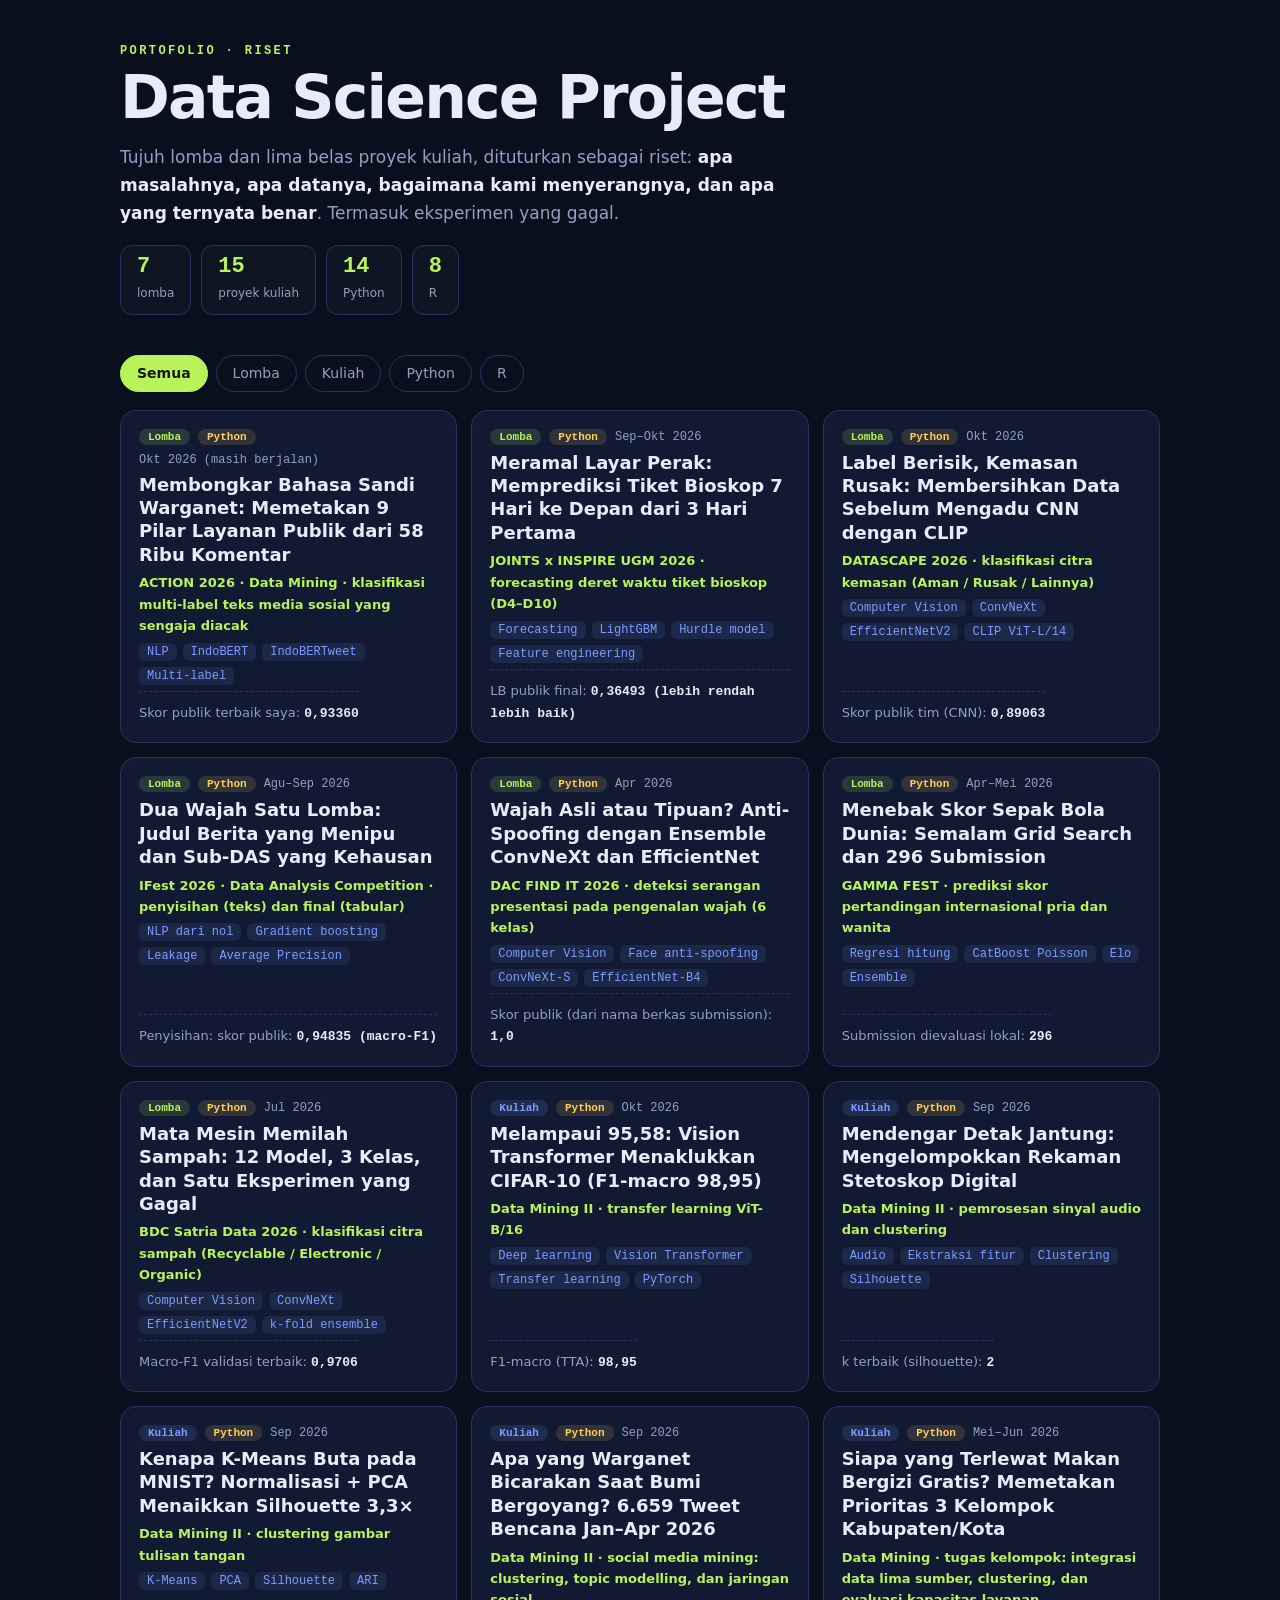
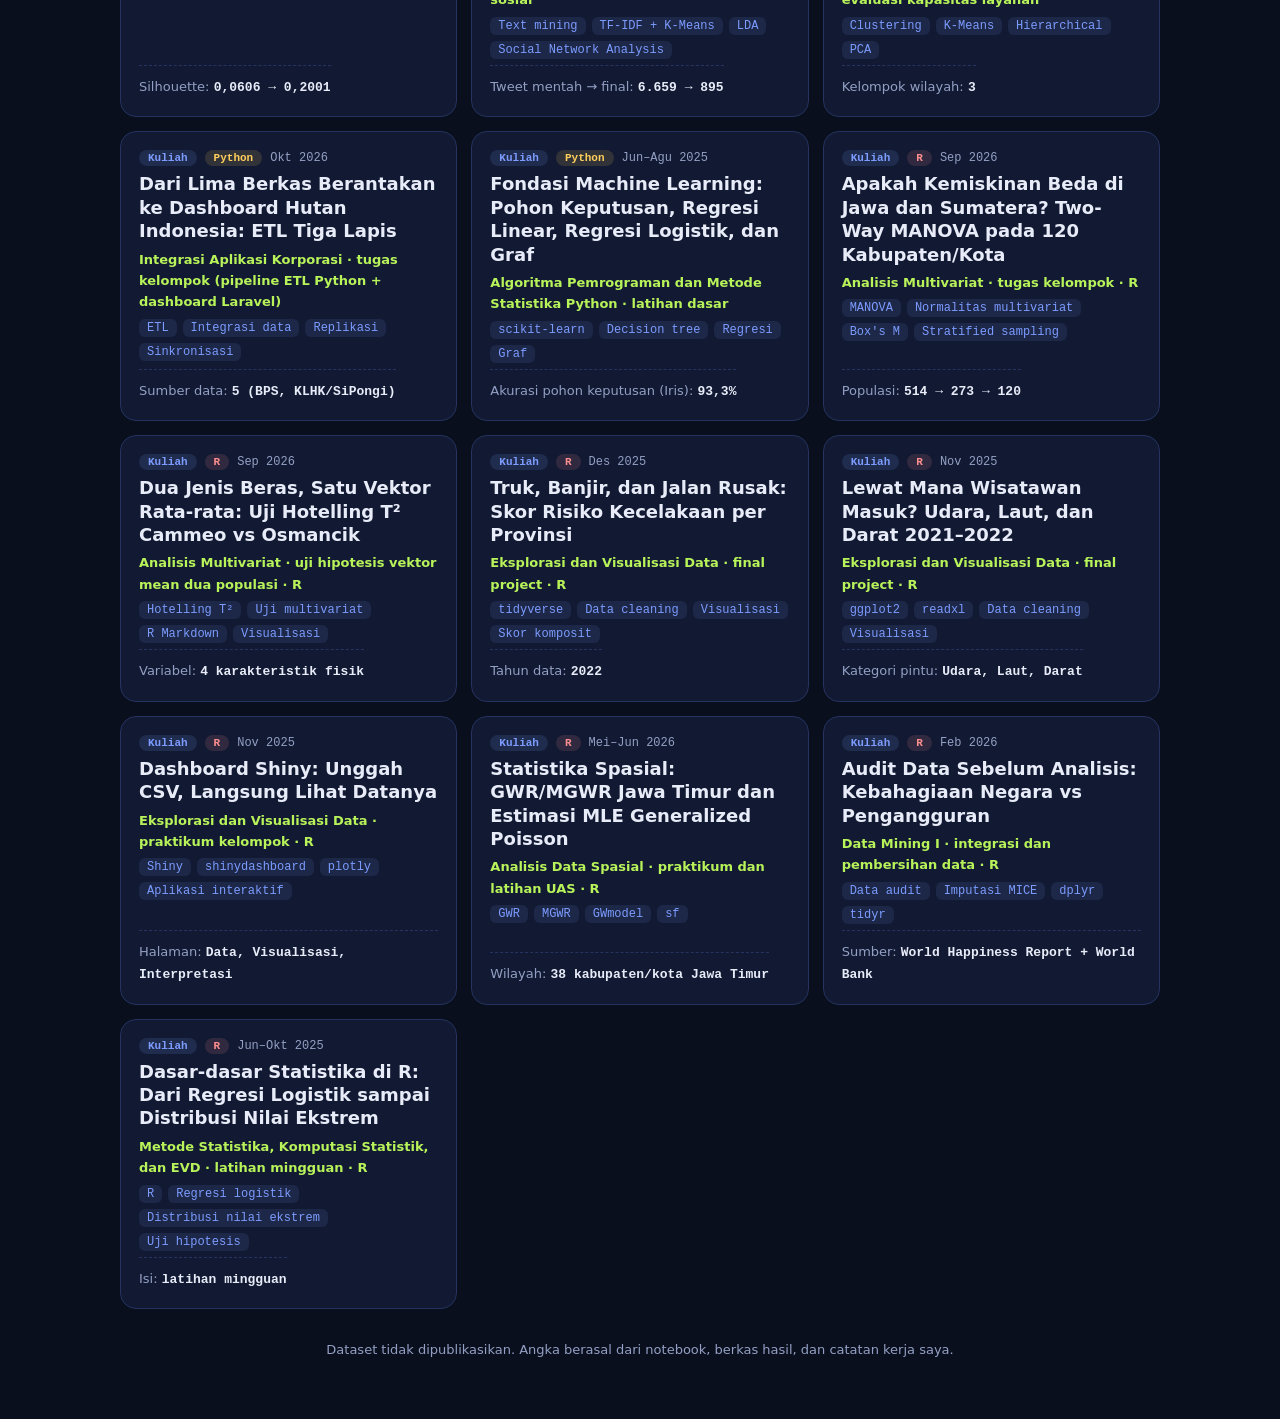
<file: site/ds/index.html>
<!doctype html>
<html lang="id">
<head>
<meta charset="utf-8">
<meta name="viewport" content="width=device-width,initial-scale=1">
<title>Data Science Project — Greg Ezra</title>
<meta name="description" content="Studi kasus data science dari lomba dan kuliah: masalah, data, pendekatan, temuan, dan peringkat.">
<link rel="stylesheet" href="ds.css">
</head>
<body>
<header class="top">
  <p class="eyebrow">Portofolio · Riset</p>
  <h1>Data Science Project</h1>
  <p class="lead">Tujuh lomba dan lima belas proyek kuliah, dituturkan sebagai riset: <b>apa masalahnya, apa datanya, bagaimana kami menyerangnya, dan apa yang ternyata benar</b>. Termasuk eksperimen yang gagal.</p>
  <div class="stats" id="stats"></div>
</header>

<main>
  <div class="filters" id="filters" role="group" aria-label="Filter studi kasus"></div>
  <section class="grid" id="grid" aria-live="polite"></section>
  <p class="foot">Dataset tidak dipublikasikan. Angka berasal dari notebook, berkas hasil, dan catatan kerja saya.</p>
</main>

<div class="sheet" id="sheet" role="dialog" aria-modal="true" aria-labelledby="sTitle" hidden>
  <div class="sbar"><button class="back" id="sBack">← Semua studi kasus</button><span class="sp"></span><span class="badge" id="sBadge"></span></div>
  <article class="case" id="case"></article>
</div>

<script src="ds.js"></script>
</body>
</html>
</file>
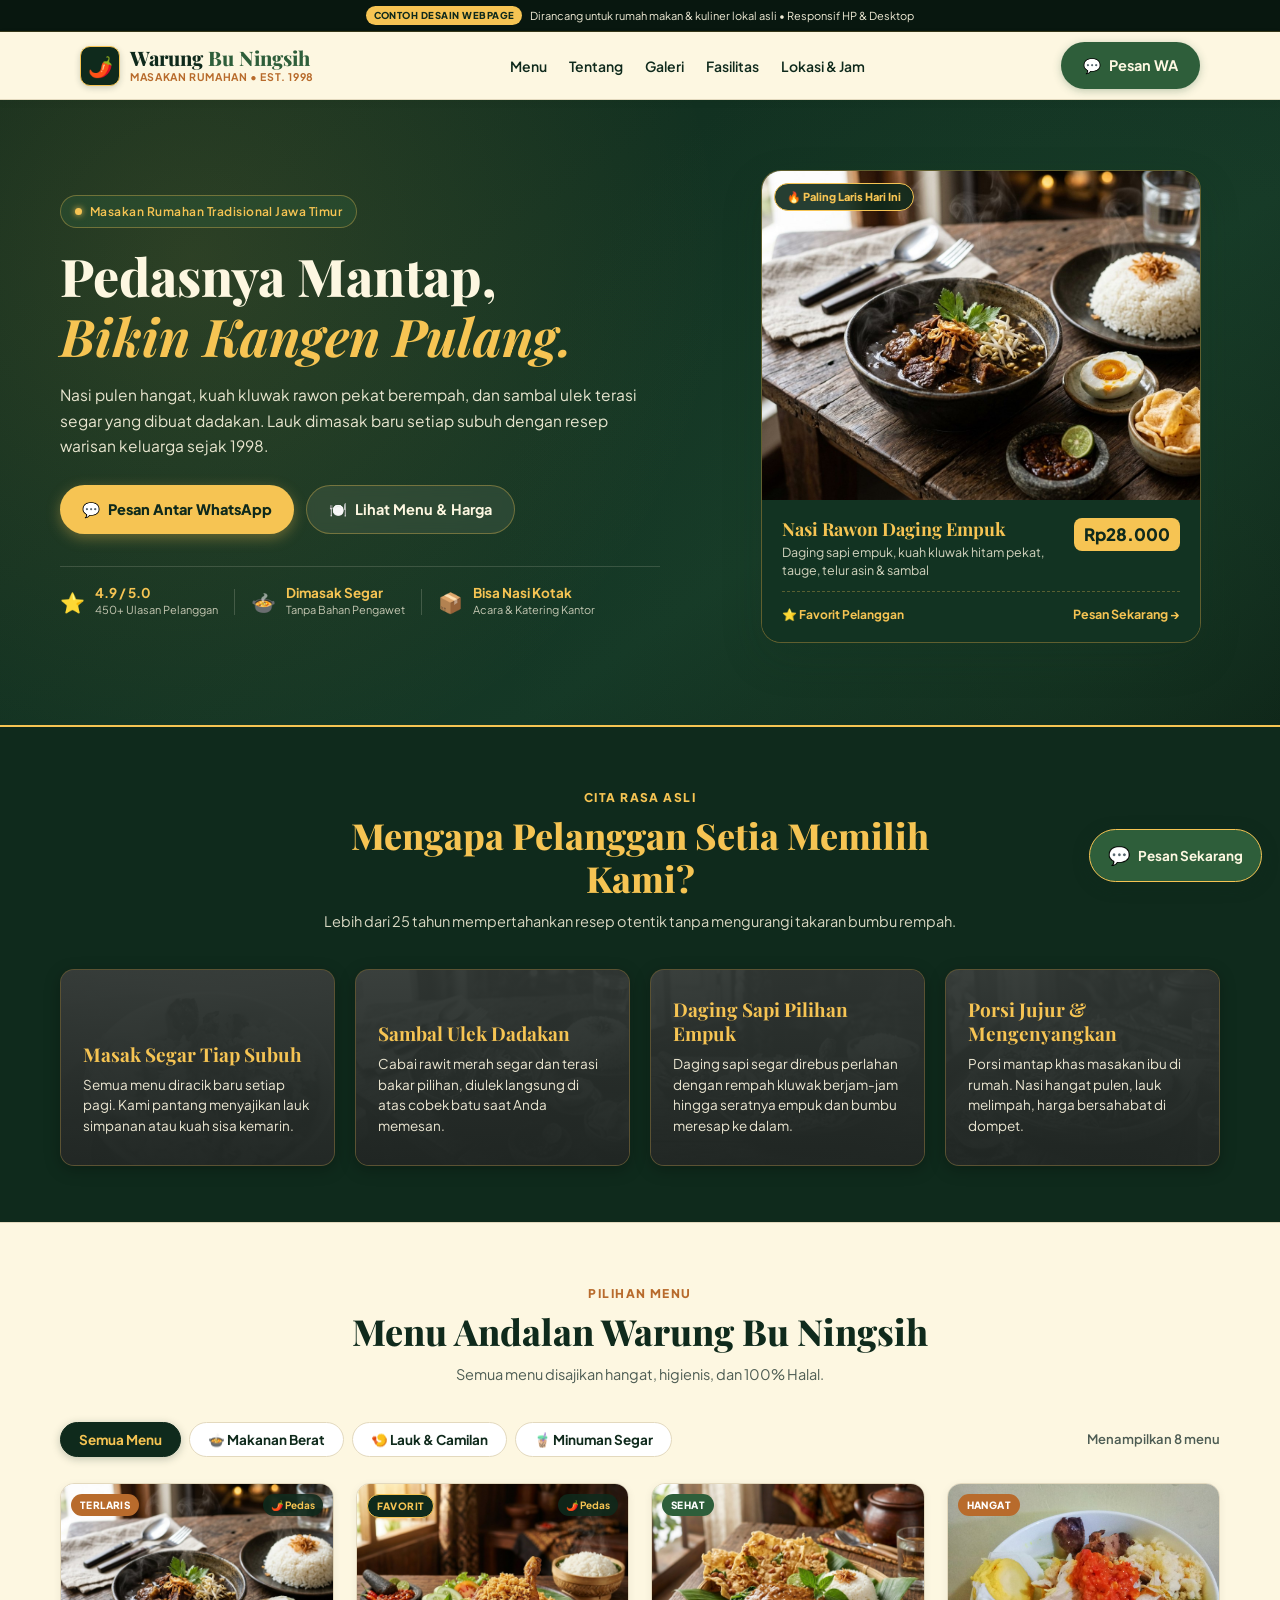
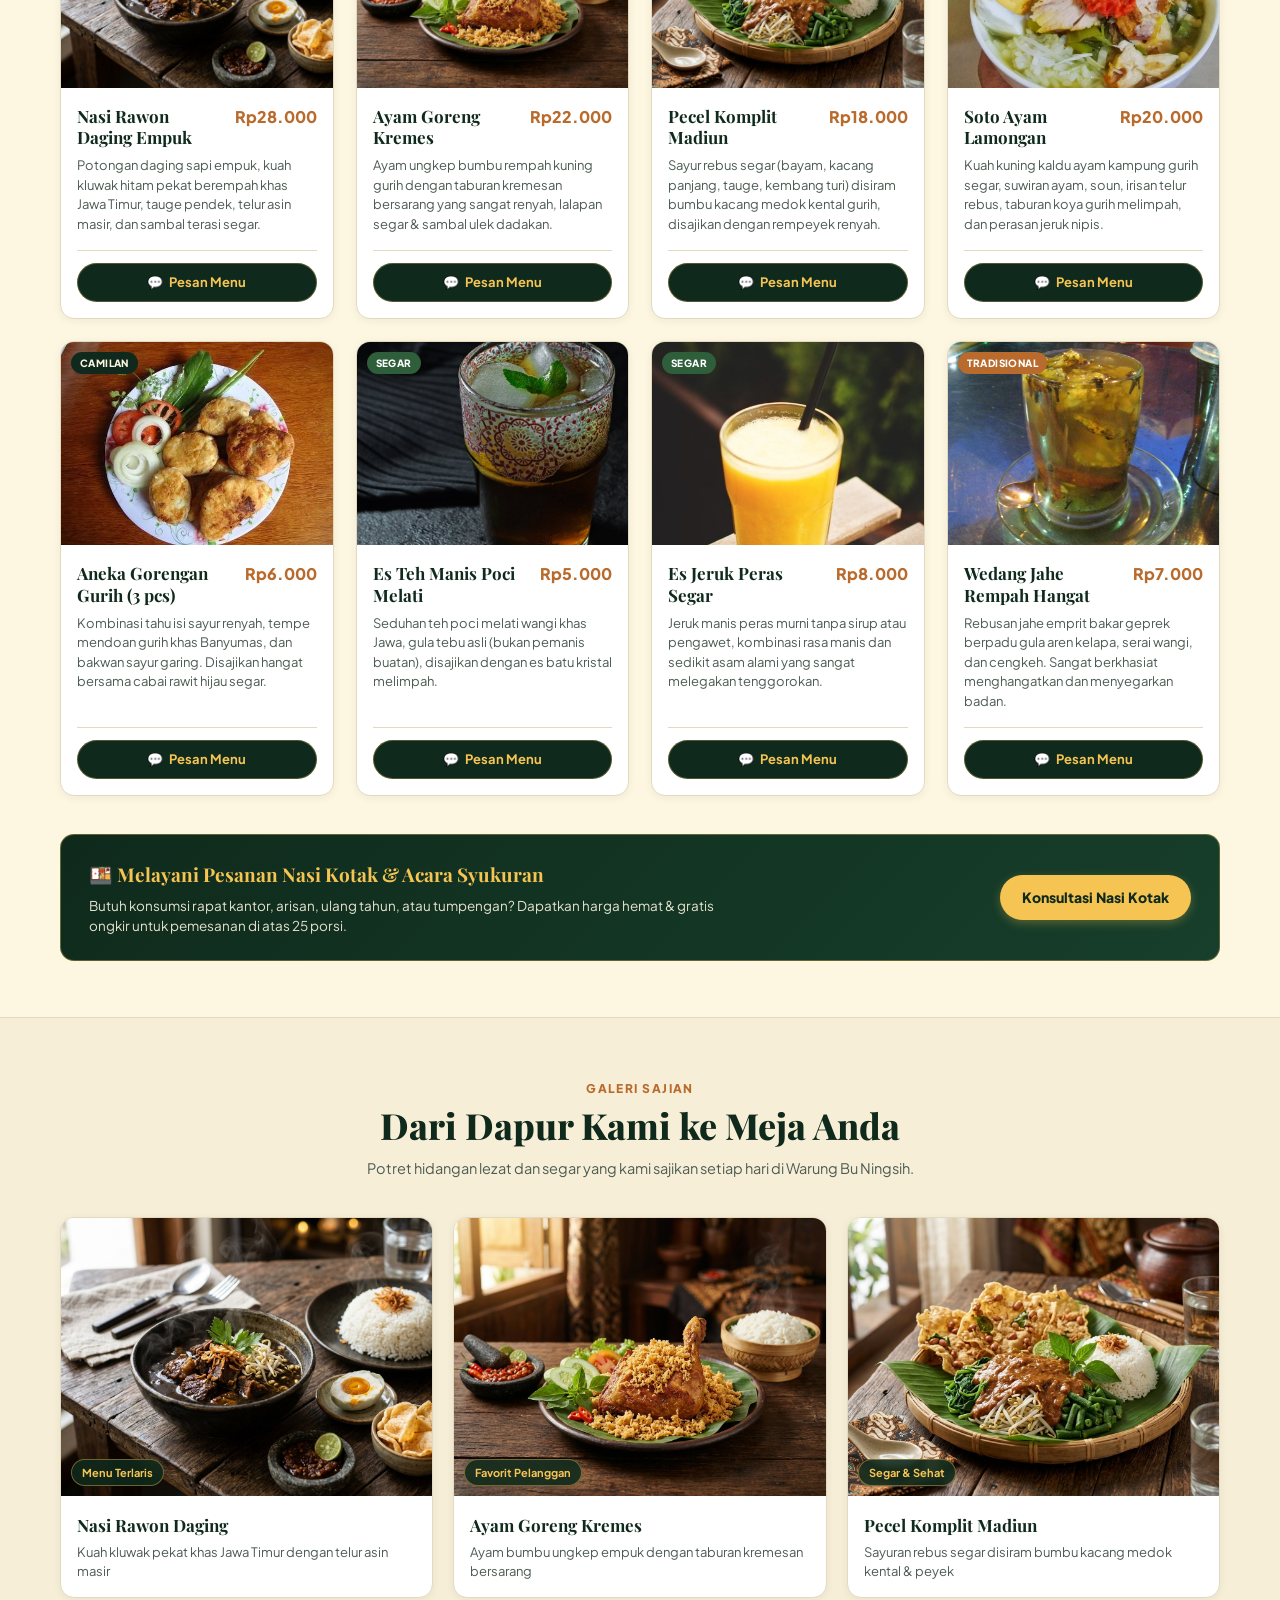
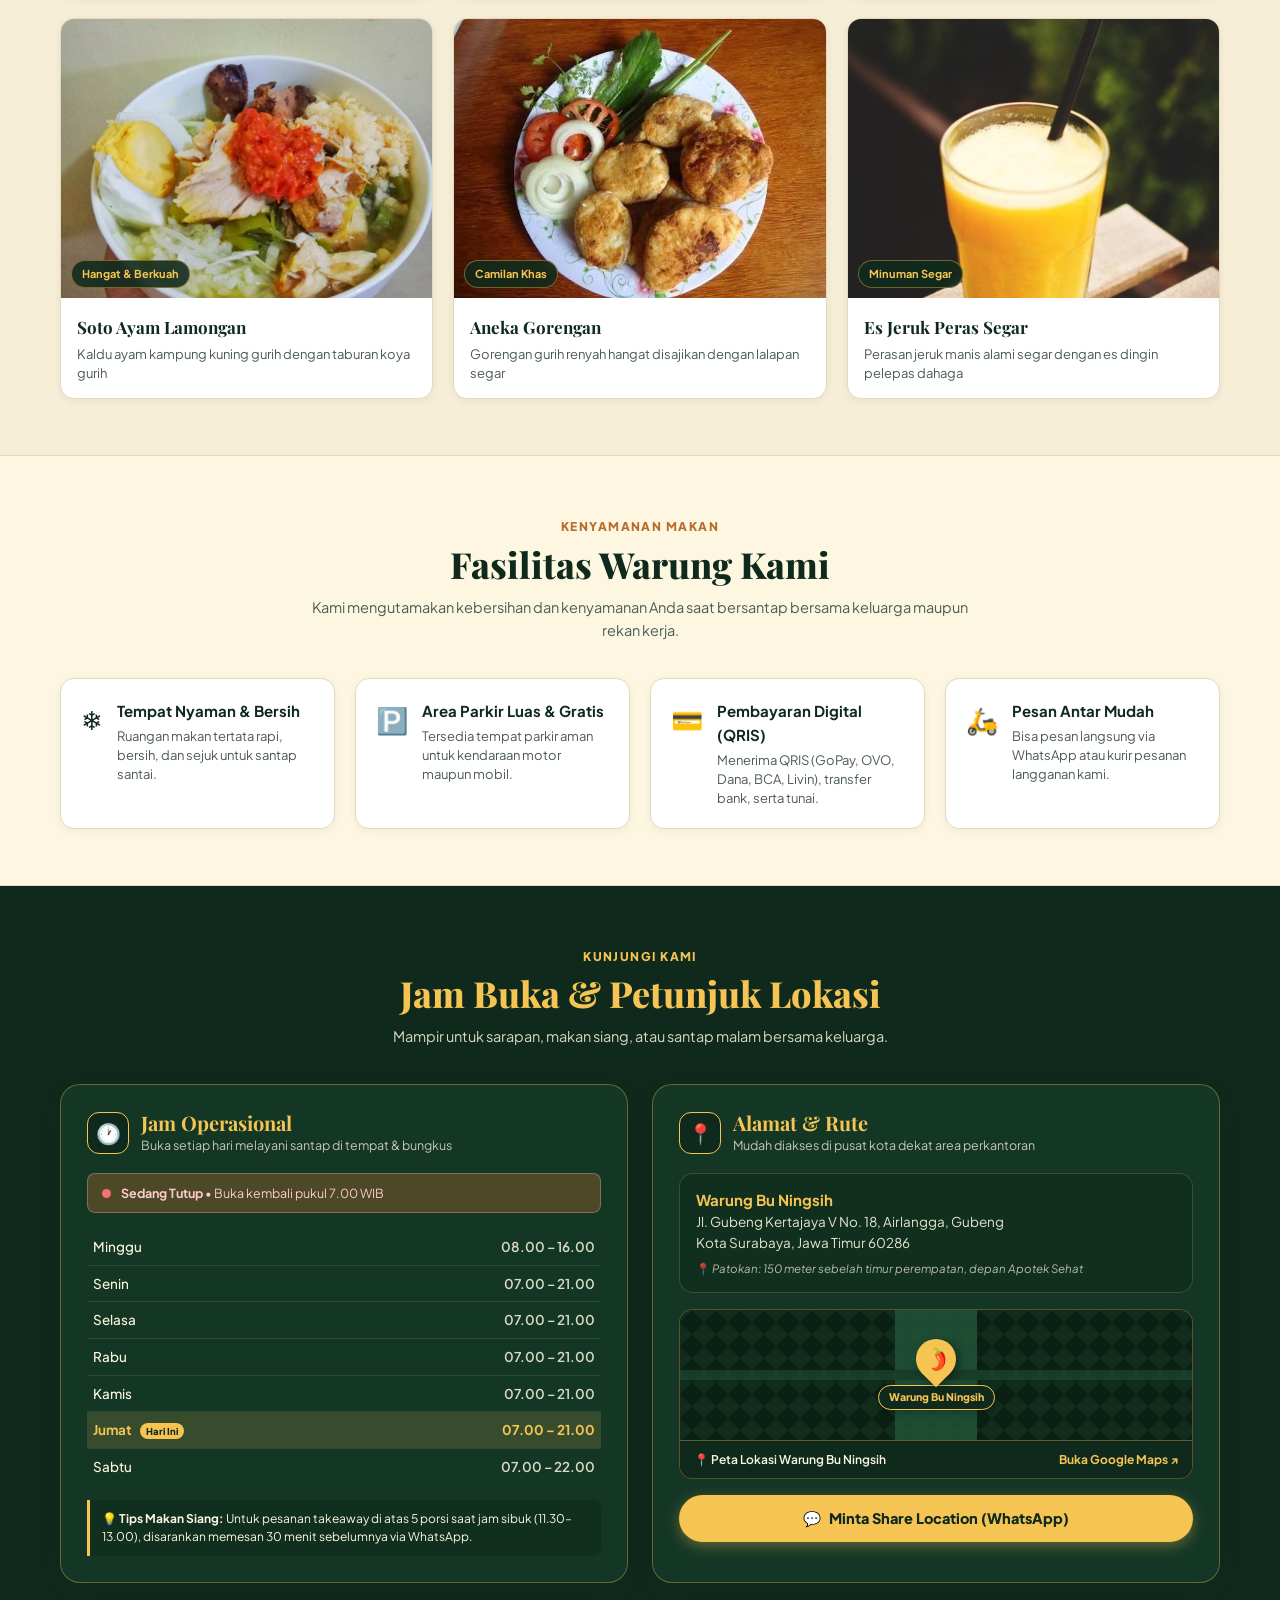
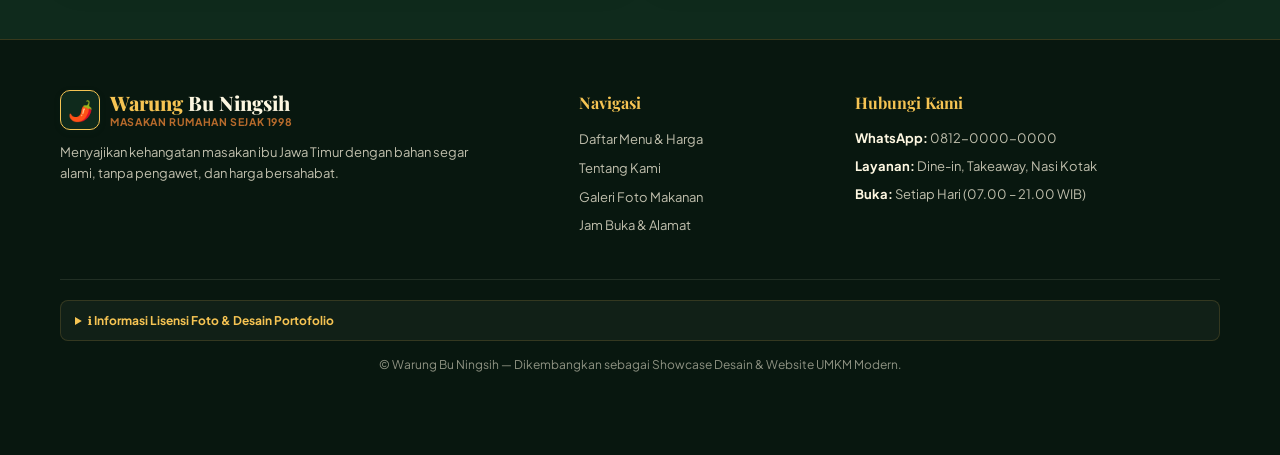
<file: site/demos/warung/index.html>
<!doctype html>
<html lang="id">
<head>
<meta charset="utf-8">
<meta name="viewport" content="width=device-width, initial-scale=1">
<title>Warung Bu Ningsih — Masakan Rumahan Sejak 1998</title>
<meta name="description" content="Warung Bu Ningsih: Masakan rumahan legendaris Jawa Timur. Rawon empuk, ayam kremes, soto ayam, pecel, dan sambal ulek dadakan.">
<link rel="preconnect" href="https://fonts.googleapis.com">
<link rel="preconnect" href="https://fonts.gstatic.com" crossorigin>
<link href="https://fonts.googleapis.com/css2?family=Plus+Jakarta+Sans:wght@400;500;600;700;800&family=Playfair+Display:ital,wght@0,600;0,700;0,800;1,600&display=swap" rel="stylesheet">
<link rel="stylesheet" href="style.css">
</head>
<body>

<!-- Banner Demo Portofolio (Strictly Satu Baris di Tampilan HP) -->
<aside class="demo-banner" aria-label="Informasi Demo">
  <div class="banner-inner">
    <span class="badge-demo">CONTOH DESAIN WEBPAGE</span>
    <span class="banner-text">Dirancang untuk rumah makan &amp; kuliner lokal asli • Responsif HP &amp; Desktop</span>
  </div>
</aside>

<!-- Header & Navigasi -->
<header class="top-nav" id="topNav">
  <div class="nav-container">
    <a class="brand" href="#" aria-label="Warung Bu Ningsih">
      <div class="brand-symbol">🌶️</div>
      <div class="brand-text">
        <span class="brand-title">Warung <em>Bu Ningsih</em></span>
        <span class="brand-sub">Masakan Rumahan • Est. 1998</span>
      </div>
    </a>
    <nav class="nav-links">
      <a href="#menu">Menu</a>
      <a href="#keunggulan">Tentang</a>
      <a href="#galeri">Galeri</a>
      <a href="#fasilitas">Fasilitas</a>
      <a href="#lokasi">Lokasi &amp; Jam</a>
    </nav>
    <a class="btn btn-wa-nav" href="https://wa.me/6281200000000?text=Halo%20Bu%20Ningsih,%20saya%20mau%20tanya%20menu%20dan%20pesan%20makanan" target="_blank" rel="noopener">
      <span>💬</span> Pesan WA
    </a>
  </div>
</header>

<!-- Hero Section -->
<section class="hero-section">
  <div class="hero-container">
    <div class="hero-content">
      <div class="hero-pill">
        <span class="pill-dot"></span> Masakan Rumahan Tradisional Jawa Timur
      </div>
      <h1>Pedasnya Mantap,<br><span class="hero-highlight">Bikin Kangen Pulang.</span></h1>
      <p class="hero-lead">
        Nasi pulen hangat, kuah kluwak rawon pekat berempah, dan sambal ulek terasi segar yang dibuat dadakan. Lauk dimasak baru setiap subuh dengan resep warisan keluarga sejak 1998.
      </p>
      <div class="hero-actions">
        <a class="btn btn-primary" href="https://wa.me/6281200000000?text=Halo%20Bu%20Ningsih,%20saya%20mau%20pesan%20makanan" target="_blank" rel="noopener">
          <span>💬</span> Pesan Antar WhatsApp
        </a>
        <a class="btn btn-outline" href="#menu">
          <span>🍽️</span> Lihat Menu &amp; Harga
        </a>
      </div>
      <div class="hero-trust">
        <div class="trust-item">
          <span class="trust-icon">⭐</span>
          <div>
            <strong>4.9 / 5.0</strong>
            <small>450+ Ulasan Pelanggan</small>
          </div>
        </div>
        <div class="trust-divider"></div>
        <div class="trust-item">
          <span class="trust-icon">🍲</span>
          <div>
            <strong>Dimasak Segar</strong>
            <small>Tanpa Bahan Pengawet</small>
          </div>
        </div>
        <div class="trust-divider"></div>
        <div class="trust-item">
          <span class="trust-icon">📦</span>
          <div>
            <strong>Bisa Nasi Kotak</strong>
            <small>Acara &amp; Katering Kantor</small>
          </div>
        </div>
      </div>
    </div>

    <div class="hero-visual">
      <div class="visual-card">
        <div class="card-img-wrap">
          <img src="img/rawon.jpg" alt="Seporsi Nasi Rawon Daging Bu Ningsih Lengkap" class="hero-img">
          <div class="badge-featured">🔥 Paling Laris Hari Ini</div>
        </div>
        <div class="visual-card-body">
          <div class="dish-header">
            <div>
              <h3>Nasi Rawon Daging Empuk</h3>
              <p class="dish-desc-short">Daging sapi empuk, kuah kluwak hitam pekat, tauge, telur asin &amp; sambal</p>
            </div>
            <div class="dish-price-badge">Rp28.000</div>
          </div>
          <div class="visual-card-footer">
            <span class="chip-rating">⭐ Favorit Pelanggan</span>
            <a class="btn-order-inline" href="https://wa.me/6281200000000?text=Halo%20Bu%20Ningsih,%20saya%20mau%20pesan%20Nasi%20Rawon%20Daging%20Empuk" target="_blank" rel="noopener">Pesan Sekarang →</a>
          </div>
        </div>
      </div>
    </div>
  </div>
</section>

<!-- Keunggulan Section (Panel dengan Background Foto Masakan + Color Overlay Abu-Abu, Tanpa Emoji) -->
<section id="keunggulan" class="features-section">
  <div class="section-container">
    <div class="section-header">
      <span class="section-kicker">Cita Rasa Asli</span>
      <h2>Mengapa Pelanggan Setia Memilih Kami?</h2>
      <p class="section-sub">Lebih dari 25 tahun mempertahankan resep otentik tanpa mengurangi takaran bumbu rempah.</p>
    </div>
    <div class="features-grid">
      <div class="feature-card" style="--bg-img: url('img/soto.jpg');">
        <div class="card-inner">
          <h3>Masak Segar Tiap Subuh</h3>
          <p>Semua menu diracik baru setiap pagi. Kami pantang menyajikan lauk simpanan atau kuah sisa kemarin.</p>
        </div>
      </div>
      <div class="feature-card" style="--bg-img: url('img/rawon.jpg');">
        <div class="card-inner">
          <h3>Sambal Ulek Dadakan</h3>
          <p>Cabai rawit merah segar dan terasi bakar pilihan, diulek langsung di atas cobek batu saat Anda memesan.</p>
        </div>
      </div>
      <div class="feature-card" style="--bg-img: url('img/ayam_goreng.jpg');">
        <div class="card-inner">
          <h3>Daging Sapi Pilihan Empuk</h3>
          <p>Daging sapi segar direbus perlahan dengan rempah kluwak berjam-jam hingga seratnya empuk dan bumbu meresap ke dalam.</p>
        </div>
      </div>
      <div class="feature-card" style="--bg-img: url('img/pecel.jpg');">
        <div class="card-inner">
          <h3>Porsi Jujur &amp; Mengenyangkan</h3>
          <p>Porsi mantap khas masakan ibu di rumah. Nasi hangat pulen, lauk melimpah, harga bersahabat di dompet.</p>
        </div>
      </div>
    </div>
  </div>
</section>

<!-- Menu Andalan Section -->
<section id="menu" class="menu-section">
  <div class="section-container">
    <div class="section-header">
      <span class="section-kicker">Pilihan Menu</span>
      <h2>Menu Andalan Warung Bu Ningsih</h2>
      <p class="section-sub">Semua menu disajikan hangat, higienis, dan 100% Halal.</p>
    </div>

    <!-- Filter Kategori Tabs -->
    <div class="menu-controls">
      <div class="tabs" role="tablist">
        <button class="tab-btn on" data-f="all">Semua Menu</button>
        <button class="tab-btn" data-f="makan">🍲 Makanan Berat</button>
        <button class="tab-btn" data-f="camilan">🍤 Lauk &amp; Camilan</button>
        <button class="tab-btn" data-f="minum">🧋 Minuman Segar</button>
      </div>
      <div class="menu-counter" id="menuCount">Menampilkan 8 menu</div>
    </div>

    <!-- Grid Menu dengan Foto Asli -->
    <div class="menu-grid" id="menuList">
      <!-- Di-render dinamis oleh app.js -->
    </div>

    <div class="catering-banner">
      <div class="catering-info">
        <h3>🍱 Melayani Pesanan Nasi Kotak &amp; Acara Syukuran</h3>
        <p>Butuh konsumsi rapat kantor, arisan, ulang tahun, atau tumpengan? Dapatkan harga hemat &amp; gratis ongkir untuk pemesanan di atas 25 porsi.</p>
      </div>
      <a class="btn btn-catering" href="https://wa.me/6281200000000?text=Halo%20Bu%20Ningsih,%20saya%20mau%20konsultasi%20paket%20catering%20/%20nasi%20kotak" target="_blank" rel="noopener">
        Konsultasi Nasi Kotak
      </a>
    </div>
  </div>
</section>

<!-- Galeri Section (Foto Asli Makanan) -->
<section id="galeri" class="gallery-section">
  <div class="section-container">
    <div class="section-header">
      <span class="section-kicker">Galeri Sajian</span>
      <h2>Dari Dapur Kami ke Meja Anda</h2>
      <p class="section-sub">Potret hidangan lezat dan segar yang kami sajikan setiap hari di Warung Bu Ningsih.</p>
    </div>

    <div class="gallery-grid">
      <article class="gal-card">
        <div class="gal-img-box">
          <img src="img/rawon.jpg" alt="Nasi Rawon Daging Sapi Empuk" loading="lazy">
          <span class="gal-tag">Menu Terlaris</span>
        </div>
        <div class="gal-info">
          <h4>Nasi Rawon Daging</h4>
          <p>Kuah kluwak pekat khas Jawa Timur dengan telur asin masir</p>
        </div>
      </article>

      <article class="gal-card">
        <div class="gal-img-box">
          <img src="img/ayam_goreng.jpg" alt="Ayam Goreng Kremes Renyah" loading="lazy">
          <span class="gal-tag">Favorit Pelanggan</span>
        </div>
        <div class="gal-info">
          <h4>Ayam Goreng Kremes</h4>
          <p>Ayam bumbu ungkep empuk dengan taburan kremesan bersarang</p>
        </div>
      </article>

      <article class="gal-card">
        <div class="gal-img-box">
          <img src="img/pecel.jpg" alt="Pecel Komplit Bumbu Kacang" loading="lazy">
          <span class="gal-tag">Segar &amp; Sehat</span>
        </div>
        <div class="gal-info">
          <h4>Pecel Komplit Madiun</h4>
          <p>Sayuran rebus segar disiram bumbu kacang medok kental &amp; peyek</p>
        </div>
      </article>

      <article class="gal-card">
        <div class="gal-img-box">
          <img src="img/soto.jpg" alt="Soto Ayam Lamongan Gurih Berempah" loading="lazy">
          <span class="gal-tag">Hangat &amp; Berkuah</span>
        </div>
        <div class="gal-info">
          <h4>Soto Ayam Lamongan</h4>
          <p>Kaldu ayam kampung kuning gurih dengan taburan koya gurih</p>
        </div>
      </article>

      <article class="gal-card">
        <div class="gal-img-box">
          <img src="img/gorengan.jpg" alt="Aneka Gorengan Renyah Hangat" loading="lazy">
          <span class="gal-tag">Camilan Khas</span>
        </div>
        <div class="gal-info">
          <h4>Aneka Gorengan</h4>
          <p>Gorengan gurih renyah hangat disajikan dengan lalapan segar</p>
        </div>
      </article>

      <article class="gal-card">
        <div class="gal-img-box">
          <img src="img/es_jeruk.jpg" alt="Es Jeruk Peras Segar Dingin" loading="lazy">
          <span class="gal-tag">Minuman Segar</span>
        </div>
        <div class="gal-info">
          <h4>Es Jeruk Peras Segar</h4>
          <p>Perasan jeruk manis alami segar dengan es dingin pelepas dahaga</p>
        </div>
      </article>
    </div>
  </div>
</section>

<!-- Fasilitas Section -->
<section id="fasilitas" class="amenities-section">
  <div class="section-container">
    <div class="section-header">
      <span class="section-kicker">Kenyamanan Makan</span>
      <h2>Fasilitas Warung Kami</h2>
      <p class="section-sub">Kami mengutamakan kebersihan dan kenyamanan Anda saat bersantap bersama keluarga maupun rekan kerja.</p>
    </div>
    <div class="amenities-grid">
      <div class="amenity-item">
        <div class="amenity-icon">❄️</div>
        <div>
          <h4>Tempat Nyaman &amp; Bersih</h4>
          <p>Ruangan makan tertata rapi, bersih, dan sejuk untuk santap santai.</p>
        </div>
      </div>
      <div class="amenity-item">
        <div class="amenity-icon">🅿️</div>
        <div>
          <h4>Area Parkir Luas &amp; Gratis</h4>
          <p>Tersedia tempat parkir aman untuk kendaraan motor maupun mobil.</p>
        </div>
      </div>
      <div class="amenity-item">
        <div class="amenity-icon">💳</div>
        <div>
          <h4>Pembayaran Digital (QRIS)</h4>
          <p>Menerima QRIS (GoPay, OVO, Dana, BCA, Livin), transfer bank, serta tunai.</p>
        </div>
      </div>
      <div class="amenity-item">
        <div class="amenity-icon">🛵</div>
        <div>
          <h4>Pesan Antar Mudah</h4>
          <p>Bisa pesan langsung via WhatsApp atau kurir pesanan langganan kami.</p>
        </div>
      </div>
    </div>
  </div>
</section>

<!-- Jam Buka & Lokasi Section -->
<section id="lokasi" class="location-section">
  <div class="section-container">
    <div class="section-header">
      <span class="section-kicker">Kunjungi Kami</span>
      <h2>Jam Buka &amp; Petunjuk Lokasi</h2>
      <p class="section-sub">Mampir untuk sarapan, makan siang, atau santap malam bersama keluarga.</p>
    </div>

    <div class="location-layout">
      <!-- Kartu Jam Operasional -->
      <div class="info-card">
        <div class="card-title-row">
          <div class="card-icon-bubble">🕐</div>
          <div>
            <h3>Jam Operasional</h3>
            <p class="card-subtext">Buka setiap hari melayani santap di tempat &amp; bungkus</p>
          </div>
        </div>

        <div id="statusBadge" class="live-status-badge">
          <span class="status-indicator"></span>
          <span id="statusText">Memeriksa status jam operasional...</span>
        </div>

        <table class="hours-table" id="jamTable">
          <!-- Diisi otomatis oleh app.js -->
        </table>

        <div class="order-reminder">
          💡 <strong>Tips Makan Siang:</strong> Untuk pesanan takeaway di atas 5 porsi saat jam sibuk (11.30–13.00), disarankan memesan 30 menit sebelumnya via WhatsApp.
        </div>
      </div>

      <!-- Kartu Alamat & Peta -->
      <div class="info-card">
        <div class="card-title-row">
          <div class="card-icon-bubble">📍</div>
          <div>
            <h3>Alamat &amp; Rute</h3>
            <p class="card-subtext">Mudah diakses di pusat kota dekat area perkantoran</p>
          </div>
        </div>

        <address class="address-box">
          <strong>Warung Bu Ningsih</strong><br>
          Jl. Gubeng Kertajaya V No. 18, Airlangga, Gubeng<br>
          Kota Surabaya, Jawa Timur 60286<br>
          <span class="landmark-hint">📍 <em>Patokan: 150 meter sebelah timur perempatan, depan Apotek Sehat</em></span>
        </address>

        <!-- Mockup Visual Peta Interaktif / Map Card -->
        <div class="map-interactive-card">
          <div class="map-visual-pattern">
            <div class="map-roads"></div>
            <div class="map-pin">
              <span class="pin-pulse"></span>
              <div class="pin-marker">🌶️</div>
              <div class="pin-label">Warung Bu Ningsih</div>
            </div>
          </div>
          <div class="map-card-bar">
            <span>📍 Peta Lokasi Warung Bu Ningsih</span>
            <a href="https://maps.google.com/?q=Surabaya" target="_blank" rel="noopener" class="map-link-btn">
              Buka Google Maps ↗
            </a>
          </div>
        </div>

        <div class="action-buttons-group">
          <a class="btn btn-primary btn-block" href="https://wa.me/6281200000000?text=Halo%20Bu%20Ningsih,%20bisa%20bagikan%20lokasi%20maps%20lengkapnya%3F" target="_blank" rel="noopener">
            <span>💬</span> Minta Share Location (WhatsApp)
          </a>
        </div>
      </div>
    </div>
  </div>
</section>

<!-- Footer -->
<footer class="site-footer">
  <div class="footer-container">
    <div class="footer-top">
      <div class="footer-brand">
        <div class="brand">
          <div class="brand-symbol">🌶️</div>
          <div class="brand-text">
            <span class="brand-title">Warung <em>Bu Ningsih</em></span>
            <span class="brand-sub">Masakan Rumahan Sejak 1998</span>
          </div>
        </div>
        <p class="footer-desc">
          Menyajikan kehangatan masakan ibu Jawa Timur dengan bahan segar alami, tanpa pengawet, dan harga bersahabat.
        </p>
      </div>

      <div class="footer-nav">
        <h4>Navigasi</h4>
        <ul>
          <li><a href="#menu">Daftar Menu &amp; Harga</a></li>
          <li><a href="#keunggulan">Tentang Kami</a></li>
          <li><a href="#galeri">Galeri Foto Makanan</a></li>
          <li><a href="#lokasi">Jam Buka &amp; Alamat</a></li>
        </ul>
      </div>

      <div class="footer-contact">
        <h4>Hubungi Kami</h4>
        <p><strong>WhatsApp:</strong> 0812-0000-0000</p>
        <p><strong>Layanan:</strong> Dine-in, Takeaway, Nasi Kotak</p>
        <p><strong>Buka:</strong> Setiap Hari (07.00 – 21.00 WIB)</p>
      </div>
    </div>

    <!-- Lisensi & Hak Cipta Gambar -->
    <div class="footer-attribution">
      <details class="attribution-details">
        <summary>ℹ️ Informasi Lisensi Foto &amp; Desain Portofolio</summary>
        <p>
          Halaman ini merupakan situs contoh/demo portofolio untuk UMKM kuliner. Foto makanan menggunakan materi orisinal dan materi berlisensi Creative Commons (CC):
          <em>Soto Ayam</em> oleh Shinta Amalia (CC BY-SA 4.0),
          <em>Es Teh</em> oleh Muhammad Reyhand (CC BY-SA 4.0),
          <em>Wedang Jahe</em> oleh Gunawan Kartapranata (CC BY-SA 4.0 via Wikimedia Commons).
          Daftar menu dan nama usaha merupakan contoh representatif portofolio.
        </p>
      </details>
      <div class="footer-copyright">
        © Warung Bu Ningsih — Dikembangkan sebagai Showcase Desain &amp; Website UMKM Modern.
      </div>
    </div>
  </div>
</footer>

<!-- Floating WhatsApp Button -->
<a class="fab-wa" href="https://wa.me/6281200000000?text=Halo%20Bu%20Ningsih,%20saya%20mau%20pesan" target="_blank" rel="noopener" aria-label="Pesan via WhatsApp">
  <span class="fab-icon">💬</span>
  <span class="fab-text">Pesan Sekarang</span>
</a>

<script src="app.js"></script>
</body>
</html>
</file>
<file: style.css>
:root{--bg:#0b1020;--card:#141b34;--card2:#1b2442;--line:#27325a;--ink:#e8ecf8;--mut:#93a0c4;--acc:#b8f35a;--acc2:#7c9cff}
*{box-sizing:border-box;margin:0}
body{background:var(--bg);color:var(--ink);font:16px/1.6 "Segoe UI",system-ui,sans-serif;-webkit-font-smoothing:antialiased}
body.lock{overflow:hidden}
.hero{max-width:1040px;margin:0 auto;padding:56px 20px 24px}
.eyebrow{font:600 12px Consolas,monospace;letter-spacing:.2em;text-transform:uppercase;color:var(--acc)}
h1{font-size:clamp(40px,10vw,76px);line-height:1;margin:10px 0 16px;letter-spacing:-.03em}
.lead{max-width:620px;color:var(--mut);font-size:17px}.lead b{color:var(--ink);font-weight:600}
.links{display:flex;gap:10px;margin-top:20px;flex-wrap:wrap}
.links a{color:var(--ink);text-decoration:none;border:1px solid var(--line);padding:7px 16px;border-radius:99px;font-size:14px}
.links a:hover{border-color:var(--acc);color:var(--acc)}
main{max-width:1040px;margin:0 auto;padding:10px 20px 60px}
.filters{display:flex;gap:8px;flex-wrap:wrap;margin:20px 0}
.filters button{background:none;border:1px solid var(--line);color:var(--mut);padding:6px 16px;border-radius:99px;font:inherit;font-size:14px;cursor:pointer}
.filters .on{background:var(--acc);border-color:var(--acc);color:#10190a;font-weight:600}
.grid{display:grid;gap:16px;grid-template-columns:1fr}
.card{display:flex;flex-direction:column;text-align:left;background:var(--card);border:1px solid var(--line);border-radius:16px;overflow:hidden;cursor:pointer;color:inherit;font:inherit;padding:0;transition:transform .18s,border-color .18s,box-shadow .18s}
.card:hover,.card:focus-visible{transform:translateY(-4px);border-color:var(--acc);box-shadow:0 12px 30px #0008;outline:0}
.thumb{position:relative;aspect-ratio:16/9;background:var(--card2);overflow:hidden}
.thumb img{width:100%;height:100%;object-fit:cover;object-position:top;display:block}
.ph{width:100%;height:100%;display:grid;place-items:center;font-size:56px}
.ph-data{background:linear-gradient(135deg,#17335a,#0e6b5c)}.ph-game{background:linear-gradient(135deg,#3a1d5c,#a1304d)}.ph-web{background:linear-gradient(135deg,#1d2f5c,#3a6bd1)}.ph-app{background:linear-gradient(135deg,#1d4f5c,#6bd1a1)}
.badge{position:absolute;top:10px;right:10px;font:600 11px Consolas,monospace;padding:3px 10px;border-radius:99px;backdrop-filter:blur(6px)}
.badge.live{background:#b8f35aee;color:#10190a}.badge.go{background:#7c9cffee;color:#0b1020}.badge.soon{background:#0b1020cc;color:var(--mut);border:1px solid var(--line)}
.body{padding:16px 18px 18px;display:flex;flex-direction:column;gap:4px;flex:1}
.body h2{font-size:20px}.sub{color:var(--acc);font-size:13px;font-weight:600}
.body p:not(.sub){color:var(--mut);font-size:14px}
.tags{display:flex;gap:6px;flex-wrap:wrap;margin-top:auto;padding-top:10px}
.tags i{font:12px Consolas,monospace;font-style:normal;color:var(--acc2);background:#7c9cff1a;padding:2px 8px;border-radius:6px}
.foot-note,.muted{color:var(--mut);font-size:13px;margin-top:28px;text-align:center}
/* penampil */
.viewer{position:fixed;inset:0;background:var(--bg);z-index:50;display:flex;flex-direction:column}
.viewer[hidden]{display:none}
.vbar{display:flex;align-items:center;gap:10px;padding:10px 14px;border-bottom:1px solid var(--line);background:var(--card);flex-wrap:wrap}
.vbar b{font-size:15px}.vsp{flex:1}
.vbtn{background:none;border:1px solid var(--line);color:var(--ink);padding:6px 14px;border-radius:9px;font:inherit;font-size:13px;cursor:pointer;text-decoration:none;display:inline-block}
.vbtn:hover{border-color:var(--acc);color:var(--acc)}.vbtn[hidden]{display:none}
.seg{display:flex;border:1px solid var(--line);border-radius:9px;overflow:hidden}
.seg button{background:none;border:0;color:var(--mut);padding:6px 12px;font:inherit;font-size:13px;cursor:pointer}
.seg .on{background:var(--acc);color:#10190a;font-weight:600}
.vhint{background:#b8f35a1a;color:var(--acc);font-size:13px;padding:8px 16px;border-bottom:1px solid var(--line)}
.vstage{flex:1;position:relative;display:flex;justify-content:center;background:#05070f;overflow:auto;min-height:0}
.vstage iframe{border:0;background:#fff;width:100%;height:100%;display:block}
.vstage[data-dev=hp] iframe{width:390px;max-width:100%;margin:16px 0;height:calc(100% - 32px);border-radius:22px;box-shadow:0 0 0 8px #1b2442}
.loading{position:absolute;inset:0;display:grid;place-items:center;color:var(--mut);pointer-events:none}
.soon-box{max-width:520px;margin:auto;padding:24px;text-align:center}
.soon-box img{width:100%;border-radius:12px;border:1px solid var(--line);margin-bottom:18px}
.soon-box h3{margin-bottom:6px}.soon-box p{color:var(--mut);margin-bottom:16px}
@media(max-width:640px){.vbar b{order:-1;width:100%}.vstage[data-dev=hp] iframe{width:100%;margin:0;height:100%;border-radius:0;box-shadow:none}.seg{display:none}}
@media(min-width:640px){.grid{grid-template-columns:1fr 1fr}}
@media(min-width:960px){.grid{grid-template-columns:repeat(3,1fr)}}
@media(prefers-reduced-motion:reduce){.card{transition:none}.card:hover{transform:none}}
</file>
<file: site/style.css>
:root{--bg:#0b1020;--card:#141b34;--card2:#1b2442;--line:#27325a;--ink:#e8ecf8;--mut:#93a0c4;--acc:#b8f35a;--acc2:#7c9cff}
*{box-sizing:border-box;margin:0}
body{background:var(--bg);color:var(--ink);font:16px/1.6 "Segoe UI",system-ui,sans-serif;-webkit-font-smoothing:antialiased}
body.lock{overflow:hidden}
.hero{max-width:1040px;margin:0 auto;padding:56px 20px 24px}
.eyebrow{font:600 12px Consolas,monospace;letter-spacing:.2em;text-transform:uppercase;color:var(--acc)}
h1{font-size:clamp(40px,10vw,76px);line-height:1;margin:10px 0 16px;letter-spacing:-.03em}
.lead{max-width:620px;color:var(--mut);font-size:17px}.lead b{color:var(--ink);font-weight:600}
.links{display:flex;gap:10px;margin-top:20px;flex-wrap:wrap}
.links a{color:var(--ink);text-decoration:none;border:1px solid var(--line);padding:7px 16px;border-radius:99px;font-size:14px}
.links a:hover{border-color:var(--acc);color:var(--acc)}
main{max-width:1040px;margin:0 auto;padding:10px 20px 60px}
.filters{display:flex;gap:8px;flex-wrap:wrap;margin:20px 0}
.filters button{background:none;border:1px solid var(--line);color:var(--mut);padding:6px 16px;border-radius:99px;font:inherit;font-size:14px;cursor:pointer}
.filters .on{background:var(--acc);border-color:var(--acc);color:#10190a;font-weight:600}
.grid{display:grid;gap:16px;grid-template-columns:1fr}
.card{display:flex;flex-direction:column;text-align:left;background:var(--card);border:1px solid var(--line);border-radius:16px;overflow:hidden;cursor:pointer;color:inherit;font:inherit;padding:0;transition:transform .18s,border-color .18s,box-shadow .18s}
.card:hover,.card:focus-visible{transform:translateY(-4px);border-color:var(--acc);box-shadow:0 12px 30px #0008;outline:0}
.thumb{position:relative;aspect-ratio:16/9;background:var(--card2);overflow:hidden}
.thumb img{width:100%;height:100%;object-fit:cover;object-position:top;display:block}
.ph{width:100%;height:100%;display:grid;place-items:center;font-size:56px}
.ph-data{background:linear-gradient(135deg,#17335a,#0e6b5c)}.ph-game{background:linear-gradient(135deg,#3a1d5c,#a1304d)}.ph-web{background:linear-gradient(135deg,#1d2f5c,#3a6bd1)}.ph-app{background:linear-gradient(135deg,#1d4f5c,#6bd1a1)}
.badge{position:absolute;top:10px;right:10px;font:600 11px Consolas,monospace;padding:3px 10px;border-radius:99px;backdrop-filter:blur(6px)}
.badge.live{background:#b8f35aee;color:#10190a}.badge.go{background:#7c9cffee;color:#0b1020}.badge.soon{background:#0b1020cc;color:var(--mut);border:1px solid var(--line)}
.body{padding:16px 18px 18px;display:flex;flex-direction:column;gap:4px;flex:1}
.body h2{font-size:20px}.sub{color:var(--acc);font-size:13px;font-weight:600}
.body p:not(.sub){color:var(--mut);font-size:14px}
.tags{display:flex;gap:6px;flex-wrap:wrap;margin-top:auto;padding-top:10px}
.tags i{font:12px Consolas,monospace;font-style:normal;color:var(--acc2);background:#7c9cff1a;padding:2px 8px;border-radius:6px}
.foot-note,.muted{color:var(--mut);font-size:13px;margin-top:28px;text-align:center}
/* penampil */
.viewer{position:fixed;inset:0;background:var(--bg);z-index:50;display:flex;flex-direction:column}
.viewer[hidden]{display:none}
.vbar{display:flex;align-items:center;gap:10px;padding:10px 14px;border-bottom:1px solid var(--line);background:var(--card);flex-wrap:wrap}
.vbar b{font-size:15px}.vsp{flex:1}
.vbtn{background:none;border:1px solid var(--line);color:var(--ink);padding:6px 14px;border-radius:9px;font:inherit;font-size:13px;cursor:pointer;text-decoration:none;display:inline-block}
.vbtn:hover{border-color:var(--acc);color:var(--acc)}.vbtn[hidden]{display:none}
.seg{display:flex;border:1px solid var(--line);border-radius:9px;overflow:hidden}
.seg button{background:none;border:0;color:var(--mut);padding:6px 12px;font:inherit;font-size:13px;cursor:pointer}
.seg .on{background:var(--acc);color:#10190a;font-weight:600}
.vhint{background:#b8f35a1a;color:var(--acc);font-size:13px;padding:8px 16px;border-bottom:1px solid var(--line)}
.vstage{flex:1;position:relative;display:flex;justify-content:center;background:#05070f;overflow:auto;min-height:0}
.vstage iframe{border:0;background:#fff;width:100%;height:100%;display:block}
.vstage[data-dev=hp] iframe{width:390px;max-width:100%;margin:16px 0;height:calc(100% - 32px);border-radius:22px;box-shadow:0 0 0 8px #1b2442}
.loading{position:absolute;inset:0;display:grid;place-items:center;color:var(--mut);pointer-events:none}
.soon-box{max-width:520px;margin:auto;padding:24px;text-align:center}
.soon-box img{width:100%;border-radius:12px;border:1px solid var(--line);margin-bottom:18px}
.soon-box h3{margin-bottom:6px}.soon-box p{color:var(--mut);margin-bottom:16px}
@media(max-width:640px){.vbar b{order:-1;width:100%}.vstage[data-dev=hp] iframe{width:100%;margin:0;height:100%;border-radius:0;box-shadow:none}.seg{display:none}}
@media(min-width:640px){.grid{grid-template-columns:1fr 1fr}}
@media(min-width:960px){.grid{grid-template-columns:repeat(3,1fr)}}
@media(prefers-reduced-motion:reduce){.card{transition:none}.card:hover{transform:none}}
</file>
<file: demos/barbershop/style.css>
:root{--bg:#121212;--panel:#1d1d1d;--line:#2e2e2e;--y:#f2c230;--t:#eee;--mut:#9a9a9a}
*{box-sizing:border-box;margin:0}
body{background:var(--bg);color:var(--t);font:16px/1.55 "Segoe UI",system-ui,sans-serif}
h1,h2,.logo,.btn,.wa-top,.eyebrow{font-family:Impact,"Arial Narrow","Arial Black",sans-serif;letter-spacing:.04em;font-weight:400}
.demo{background:var(--y);color:#000;font:700 11px Arial;text-align:center;padding:5px;letter-spacing:.08em}
header{display:flex;justify-content:space-between;align-items:center;padding:14px 20px;border-bottom:1px solid var(--line);position:sticky;top:0;background:#121212ee;backdrop-filter:blur(6px);z-index:5}
.logo{font-size:22px}.logo span{color:var(--y)}
.wa-top{background:var(--y);color:#000;padding:8px 16px;text-decoration:none;font-size:14px;transform:skewX(-8deg)}
.hero{position:relative;max-width:none;padding:48px 20px 40px;overflow:hidden}
.stripe{position:absolute;right:-60px;top:0;bottom:0;width:140px;background:repeating-linear-gradient(-45deg,#c0392b 0 14px,#f4f4f4 14px 28px,#2563b0 28px 42px);opacity:.14;transform:skewX(-8deg)}
.eyebrow{color:var(--y);font-size:15px}
.hero h1{font-size:clamp(46px,14vw,92px);line-height:.98;margin:10px 0 16px;position:relative}
.hero h1 em{font-style:normal;color:var(--y);-webkit-text-stroke:0}
.lead{color:var(--mut);max-width:440px;margin-bottom:24px;position:relative}
.btn{display:inline-block;background:var(--y);color:#000;padding:14px 26px;text-decoration:none;font-size:18px;position:relative}
.btn:hover{background:#fff}
.stats{display:flex;gap:22px;list-style:none;padding:0;margin-top:34px;flex-wrap:wrap;position:relative}
.stats li{font-size:12px;color:var(--mut);text-transform:uppercase}.stats b{display:block;font:400 26px Impact,sans-serif;color:var(--t)}
section{padding:44px 20px;max-width:880px;margin:auto}
h2{font-size:34px;margin-bottom:20px}
h2::after{content:"";display:block;width:50px;height:5px;background:var(--y);margin-top:6px}
.svc{display:grid;gap:10px}
.s{display:flex;align-items:center;gap:14px;background:var(--panel);border-left:5px solid var(--y);padding:14px 16px}
.s i{font-style:normal;font-size:28px}.s div{flex:1}.s b{display:block}.s small{color:var(--mut)}
.s .p{font:400 20px Impact,sans-serif;color:var(--y);white-space:nowrap}
.note{font-size:13px;color:var(--mut);margin-top:12px}
.why{background:var(--panel);max-width:none}.why>*{max-width:840px;margin-left:auto;margin-right:auto}
.grid3{display:grid;gap:18px}
.grid3 i{font-style:normal;font-size:30px}.grid3 h3{margin:4px 0}.grid3 p{color:var(--mut);font-size:14px}
.slider{border:1px solid var(--line);padding:24px;min-height:150px}
blockquote{font-size:20px;line-height:1.4}blockquote::before{content:"“";color:var(--y);font:60px Impact;display:block;line-height:.6}
cite{display:block;margin-top:14px;color:var(--y);font-style:normal;font-size:14px}
.dots{display:flex;gap:8px;margin-top:12px}.dots button{width:28px;height:5px;border:0;background:var(--line);cursor:pointer}.dots .on{background:var(--y)}
.visit{text-align:center;border-top:1px solid var(--line)}.visit h2::after{margin:6px auto 0}
.visit p{color:var(--mut);margin-bottom:6px}.visit .btn{margin-top:16px}
footer{text-align:center;font-size:12px;color:var(--mut);padding:24px;border-top:1px solid var(--line)}
@media(min-width:720px){.grid3{grid-template-columns:repeat(3,1fr)}.svc{grid-template-columns:1fr 1fr}.hero{padding:80px 8vw 60px}}
</file>
<file: demos/warung/style.css>
:root{--red:#b83a22;--cream:#fff6e6;--ink:#2b1a12;--gold:#e8a53a;--card:#fffdf8}
*{box-sizing:border-box;margin:0}
body{font:16px/1.6 "Segoe UI",system-ui,sans-serif;background:var(--cream);color:var(--ink)}
h1,h2,h3,.logo{font-family:Georgia,"Times New Roman",serif}
.demo{background:var(--ink);color:#ffd9a0;font-size:12px;text-align:center;padding:5px}
.top{display:flex;justify-content:space-between;align-items:center;padding:14px 20px;position:sticky;top:0;background:var(--cream);z-index:5;border-bottom:2px dashed #e5cfa8}
.logo{font-weight:700;font-size:19px;color:var(--red);text-decoration:none}.logo em{color:var(--ink)}
nav a{margin-left:12px;color:var(--ink);text-decoration:none;font-size:14px;font-weight:600}
.hero{position:relative;max-width:none;padding:44px 20px 56px;background:var(--red);color:#fff;overflow:hidden}
.kicker{text-transform:uppercase;letter-spacing:.15em;font-size:12px;color:var(--gold)}
.hero h1{font-size:clamp(34px,9vw,60px);line-height:1.1;margin:10px 0 14px}
.hero h1 span{color:var(--gold);font-style:italic}
.hero p{max-width:480px}
.badge{position:absolute;right:-20px;bottom:-30px;font-size:150px;opacity:.18;transform:rotate(-15deg)}
.cta{display:flex;gap:10px;flex-wrap:wrap;margin-top:22px;position:relative}
.btn{display:inline-block;background:var(--gold);color:var(--ink);padding:12px 20px;border-radius:999px;font-weight:700;text-decoration:none;border:2px solid var(--gold)}
.btn.ghost{background:transparent;color:#fff;border-color:#fff}
.btn.small{margin-top:12px;background:var(--red);color:#fff;border-color:var(--red)}
section{padding:40px 20px;max-width:900px;margin:auto}
section.alt{max-width:none;background:#f6e4c4}.alt>*{max-width:860px;margin-left:auto;margin-right:auto}
h2{font-size:28px;color:var(--red);margin-bottom:14px}
.tabs{display:flex;gap:8px;margin-bottom:14px}
.tabs button{border:2px solid var(--ink);background:none;color:var(--ink);border-radius:999px;padding:6px 16px;font:inherit;font-size:14px;cursor:pointer}
.tabs .on{background:var(--ink);color:var(--cream)}
.menu{list-style:none;padding:0}
.menu li{display:flex;align-items:baseline;gap:8px;padding:10px 0}
.menu .n{font-weight:700}.menu .d{font-size:13px;opacity:.7;display:block;font-weight:400}
.menu .dots{flex:1;border-bottom:2px dotted #c9ab7c;transform:translateY(-4px)}
.menu .p{font-weight:700;color:var(--red);white-space:nowrap}
.tag{background:var(--gold);font-size:10px;padding:1px 7px;border-radius:99px;margin-left:6px;vertical-align:middle}
.note{font-size:13px;opacity:.7;margin-top:12px}
.gal{display:grid;grid-template-columns:repeat(2,1fr);gap:10px}
.gal div{aspect-ratio:1;background:var(--c);border-radius:14px;display:grid;place-content:center;text-align:center;font-size:48px;color:#fff;transition:transform .2s}
.gal div:hover{transform:rotate(-2deg) scale(1.03)}
.gal small{font-size:13px}
.info{display:grid;gap:14px}
.card{background:var(--card);border:2px solid var(--ink);border-radius:16px;padding:18px;box-shadow:5px 5px 0 var(--ink)}
.card h3{margin-bottom:8px}
table{width:100%;border-collapse:collapse;font-size:15px}td{padding:3px 0}td:last-child{text-align:right}
tr.today{color:var(--red);font-weight:700}
.status{margin-top:10px;font-weight:700}
.map{background:repeating-linear-gradient(45deg,#ecd9b5,#ecd9b5 10px,#f3e5c8 10px,#f3e5c8 20px);height:110px;border-radius:10px;display:grid;place-items:center;text-align:center;font-size:13px;padding:8px;margin:10px 0}
footer{text-align:center;padding:26px 20px 90px;font-size:13px;background:var(--ink);color:#e9d5b0}
.fab{position:fixed;right:16px;bottom:16px;width:54px;height:54px;border-radius:50%;background:#25a244;display:grid;place-items:center;font-size:26px;text-decoration:none;box-shadow:0 4px 12px #0005}
@media(min-width:700px){.gal{grid-template-columns:repeat(3,1fr)}.info{grid-template-columns:1fr 1fr}.hero{padding:70px 8vw 80px}}
</file>
<file: site/ds/ds.css>
:root{--bg:#0a0f1e;--card:#121a33;--card2:#19234a;--line:#26325f;--ink:#e8ecf8;--mut:#93a0c4;--acc:#b8f35a;--acc2:#7c9cff;--warn:#ffcf5c;--bad:#ff8f8f}
*{box-sizing:border-box;margin:0}
body{background:var(--bg);color:var(--ink);font:16px/1.65 "Segoe UI",system-ui,sans-serif;-webkit-font-smoothing:antialiased}
body.lock{overflow:hidden}
.top{max-width:1080px;margin:0 auto;padding:44px 20px 12px}
.eyebrow{font:600 12px Consolas,monospace;letter-spacing:.2em;text-transform:uppercase;color:var(--acc)}
h1{font-size:clamp(34px,8vw,60px);line-height:1.05;margin:8px 0 14px;letter-spacing:-.03em}
.lead{max-width:680px;color:var(--mut);font-size:17px}.lead b{color:var(--ink);font-weight:600}
.stats{display:flex;gap:10px;flex-wrap:wrap;margin-top:18px}
.stat{border:1px solid var(--line);border-radius:12px;padding:8px 16px;background:#ffffff06}
.stat b{display:block;font:700 22px Consolas,monospace;color:var(--acc)}.stat span{font-size:12px;color:var(--mut)}
main{max-width:1080px;margin:0 auto;padding:10px 20px 60px}
.filters{display:flex;gap:8px;flex-wrap:wrap;margin:18px 0}
.filters button{background:none;border:1px solid var(--line);color:var(--mut);padding:6px 16px;border-radius:99px;font:inherit;font-size:14px;cursor:pointer}
.filters .on{background:var(--acc);border-color:var(--acc);color:#10190a;font-weight:600}
.grid{display:grid;gap:14px;grid-template-columns:1fr}
.card{display:flex;flex-direction:column;gap:6px;text-align:left;background:var(--card);border:1px solid var(--line);border-radius:16px;padding:18px;color:inherit;font:inherit;cursor:pointer;transition:transform .16s,border-color .16s,box-shadow .16s}
.card:hover,.card:focus-visible{transform:translateY(-3px);border-color:var(--acc);box-shadow:0 10px 26px #0007;outline:0}
.card .meta{display:flex;gap:8px;align-items:center;flex-wrap:wrap;font:12px Consolas,monospace;color:var(--mut)}
.pill{padding:2px 9px;border-radius:99px;font-weight:600;font-size:11px}
.pill.lomba{background:#b8f35a22;color:var(--acc)}.pill.kuliah{background:#7c9cff22;color:var(--acc2)}
.pill.py{background:#ffcf5c22;color:var(--warn)}.pill.r{background:#ff8f8f22;color:var(--bad)}
.card h2{font-size:18px;line-height:1.3}
.card .sub{font-size:13px;color:var(--acc);font-weight:600}
.card .hero{margin-top:auto;padding-top:10px;border-top:1px dashed var(--line);font-size:13px;color:var(--mut)}
.card .hero b{color:var(--ink);font-family:Consolas,monospace}
.tags{display:flex;gap:6px;flex-wrap:wrap}.tags i{font:12px Consolas,monospace;font-style:normal;color:var(--acc2);background:#7c9cff1a;padding:2px 8px;border-radius:6px}
.foot{color:var(--mut);font-size:13px;text-align:center;margin-top:30px}
/* detail */
.sheet{position:fixed;inset:0;background:var(--bg);z-index:30;overflow:auto}.sheet[hidden]{display:none}
.sbar{position:sticky;top:0;display:flex;align-items:center;gap:10px;padding:10px 16px;background:#0a0f1ee6;backdrop-filter:blur(8px);border-bottom:1px solid var(--line);z-index:2}
.sp{flex:1}.back{background:none;border:1px solid var(--line);color:var(--ink);padding:6px 14px;border-radius:9px;font:inherit;font-size:13px;cursor:pointer}.back:hover{border-color:var(--acc);color:var(--acc)}
.badge{font:600 11px Consolas,monospace;padding:3px 10px;border-radius:99px;border:1px solid var(--line);color:var(--mut)}.badge.live{color:#10190a;background:var(--warn);border-color:var(--warn)}
.case{max-width:780px;margin:0 auto;padding:30px 20px 80px}
.case .eyebrow{margin-bottom:6px}
.case h1{font-size:clamp(26px,6vw,42px);line-height:1.15;margin:0 0 8px}
.case .sub{color:var(--acc);font-weight:600;margin-bottom:6px}
.case .meta{color:var(--mut);font:13px Consolas,monospace;margin-bottom:16px}
.mrow{display:grid;gap:10px;grid-template-columns:repeat(auto-fit,minmax(170px,1fr));margin:18px 0 6px}
.m{background:var(--card);border:1px solid var(--line);border-radius:12px;padding:12px 14px}
.m small{display:block;color:var(--mut);font-size:12px}.m b{display:block;margin-top:2px;font:700 18px Consolas,monospace;color:var(--acc);line-height:1.25}
.case h3{font-size:12px;letter-spacing:.14em;text-transform:uppercase;color:var(--acc);margin:30px 0 8px;font-family:Consolas,monospace}
.case p{color:#cdd5ee}
.case ol,.case ul{padding-left:1.3rem;color:#cdd5ee}.case li{margin:7px 0}
.case code{background:#ffffff12;padding:1px 6px;border-radius:5px;font-size:.9em}
.note{border-left:3px solid var(--warn);background:#ffcf5c10;padding:10px 14px;border-radius:0 10px 10px 0;color:#e8dcb0;margin-top:10px}
.files{list-style:none;padding:0!important}
.files li a{color:var(--acc2);text-decoration:none;word-break:break-all}.files li a:hover{text-decoration:underline}.files small{color:var(--mut)}
.rank{margin-top:34px;border:1px solid var(--line);border-radius:18px;padding:22px;background:linear-gradient(135deg,#19234a,#121a33)}
.rank h3{margin-top:0}
.rank .row{display:flex;align-items:center;gap:18px;flex-wrap:wrap;padding:10px 0;border-top:1px dashed var(--line)}.rank .row:first-of-type{border-top:0}
.rank .big{font:800 44px/1 Consolas,monospace;color:var(--acc)}.rank .big span{font-size:20px;color:var(--mut);font-weight:600}
.rank .lbl{flex:1;min-width:160px;color:var(--mut)}.rank .lbl b{display:block;color:var(--ink)}
.rank .bar{height:8px;border-radius:5px;background:#ffffff14;overflow:hidden;margin-top:6px}.rank .bar i{display:block;height:100%;background:linear-gradient(90deg,var(--acc),#4fc3b3)}
.rank .tbd{color:var(--mut);font-style:italic}
@media(min-width:640px){.grid{grid-template-columns:1fr 1fr}}
@media(min-width:960px){.grid{grid-template-columns:repeat(3,1fr)}}
</file>
<file: site/demos/warung/style.css>
/* ==========================================================================
   Warung Bu Ningsih — Stylesheet
   Color Palette Resmi:
   - Warna Utama: #0F2A1C (Deep Dark Pine/Forest Green)
   - Warna Tulisan / Aksen: #F6C453 (Warm Royal Gold)
   - Warna Netral Lembut: #FDF7E1 (Ivory Cream)
   - Warna Aksen Hijau: #2E5E3A (Foliage Green)
   - Warna Aksen Rempah: #B86B2C (Cinnamon Terracotta)
   ========================================================================== */

:root {
  --c-primary: #0F2A1C;          /* Deep Dark Pine Green (Warna Utama) */
  --c-primary-light: #163d29;    /* Slightly lighter pine green for hover/cards */
  --c-gold: #F6C453;             /* Warm Royal Gold (Warna Tulisan / Aksen) */
  --c-gold-hover: #e5b23d;       /* Gold darker hover */
  --c-cream: #FDF7E1;            /* Warm Ivory Cream */
  --c-cream-card: #f9f2d5;       /* Card cream surface */
  --c-green-accent: #2E5E3A;     /* Foliage Green */
  --c-spice-terracotta: #B86B2C; /* Spiced Cinnamon Amber */
  --c-ink: #0F2A1C;              /* Text color on light bg */
  --c-ink-muted: #4d5c53;        /* Secondary text on light bg */
  --c-border: #e3d9be;           /* Light border */
  --c-border-gold: rgba(246, 196, 83, 0.35);

  --radius-sm: 8px;
  --radius-md: 14px;
  --radius-lg: 20px;
  --radius-pill: 9999px;
  --shadow-sm: 0 2px 8px rgba(15, 42, 28, 0.06);
  --shadow-md: 0 8px 24px rgba(15, 42, 28, 0.10);
  --shadow-lg: 0 16px 40px rgba(15, 42, 28, 0.18);
  --font-body: 'Plus Jakarta Sans', system-ui, -apple-system, sans-serif;
  --font-serif: 'Playfair Display', Georgia, serif;
}

*, *::before, *::after {
  box-sizing: border-box;
  margin: 0;
  padding: 0;
}

html {
  overflow-x: hidden;
  max-width: 100vw;
  scroll-behavior: smooth;
  font-size: 16px;
}

body {
  font-family: var(--font-body);
  background-color: var(--c-cream);
  color: var(--c-ink);
  line-height: 1.6;
  -webkit-font-smoothing: antialiased;
  overflow-x: hidden;
  width: 100%;
}

img {
  max-width: 100%;
  height: auto;
  display: block;
}

a {
  color: inherit;
  text-decoration: none;
}

/* ==========================================================================
   Banner Demo Portofolio (Strictly 1 Baris di HP & Desktop)
   ========================================================================== */
.demo-banner {
  background: #08170f;
  color: var(--c-cream);
  font-size: 11px;
  padding: 6px 12px;
  border-bottom: 1px solid rgba(246, 196, 83, 0.2);
  width: 100%;
  max-width: 100vw;
  box-sizing: border-box;
  overflow: hidden;
}

.banner-inner {
  max-width: 1160px;
  width: 100%;
  min-width: 0;
  margin: 0 auto;
  display: flex;
  align-items: center;
  justify-content: center;
  gap: 8px;
  overflow: hidden;
  box-sizing: border-box;
}

.badge-demo {
  background: var(--c-gold);
  color: var(--c-primary);
  font-weight: 800;
  font-size: 9.5px;
  letter-spacing: 0.05em;
  padding: 2px 8px;
  border-radius: var(--radius-pill);
  text-transform: uppercase;
  flex-shrink: 0;
}

.banner-text {
  flex: 0 1 auto;
  min-width: 0 !important;
  opacity: 0.95;
  white-space: nowrap;
  overflow: hidden;
  text-overflow: ellipsis;
  font-size: 11px;
}

/* ==========================================================================
   Header & Navigasi
   ========================================================================== */
.top-nav {
  position: sticky;
  top: 0;
  z-index: 100;
  background: rgba(253, 247, 225, 0.95);
  backdrop-filter: blur(12px);
  -webkit-backdrop-filter: blur(12px);
  border-bottom: 1.5px solid var(--c-border);
  box-shadow: var(--shadow-sm);
  transition: all 0.3s ease;
  width: 100%;
  max-width: 100%;
}

.nav-container {
  max-width: 1160px;
  width: 100%;
  margin: 0 auto;
  padding: 10px 20px;
  display: flex;
  flex-wrap: nowrap;
  align-items: center;
  justify-content: space-between;
  gap: 14px;
  box-sizing: border-box;
}

.brand {
  display: flex;
  align-items: center;
  gap: 10px;
}

.brand-symbol {
  width: 40px;
  height: 40px;
  background: var(--c-primary);
  color: var(--c-gold);
  border: 1px solid var(--c-gold);
  border-radius: 10px;
  display: grid;
  place-items: center;
  font-size: 20px;
  box-shadow: 0 2px 6px rgba(15, 42, 28, 0.2);
}

.brand-text {
  display: flex;
  flex-direction: column;
}

.brand-title {
  font-family: var(--font-serif);
  font-size: 20px;
  font-weight: 800;
  color: var(--c-primary);
  line-height: 1.15;
}

.brand-title em {
  font-style: normal;
  color: var(--c-green-accent);
}

.brand-sub {
  font-size: 10.5px;
  font-weight: 700;
  color: var(--c-spice-terracotta);
  letter-spacing: 0.06em;
  text-transform: uppercase;
}

.nav-links {
  display: flex;
  align-items: center;
  gap: 22px;
}

.nav-links a {
  font-size: 14px;
  font-weight: 600;
  color: var(--c-primary);
  transition: color 0.2s ease;
  position: relative;
  padding: 4px 0;
}

.nav-links a:hover {
  color: var(--c-spice-terracotta);
}

.btn-wa-nav {
  display: inline-flex;
  align-items: center;
  gap: 6px;
  background: var(--c-green-accent);
  color: var(--c-cream);
  font-size: 13px;
  font-weight: 700;
  padding: 8px 16px;
  border-radius: var(--radius-pill);
  box-shadow: 0 2px 8px rgba(46, 94, 58, 0.3);
  transition: all 0.2s;
  border: 1px solid rgba(246, 196, 83, 0.3);
}

.btn-wa-nav:hover {
  background: var(--c-primary);
  color: var(--c-gold);
  transform: translateY(-1px);
}

/* ==========================================================================
   Hero Section
   ========================================================================== */
.hero-section {
  position: relative;
  background: linear-gradient(145deg, #0F2A1C 0%, #153826 65%, #0a1e14 100%);
  color: var(--c-cream);
  padding: 56px 20px 64px;
  overflow: hidden;
  border-bottom: 2px solid var(--c-gold);
}

.hero-section::before {
  content: "";
  position: absolute;
  inset: 0;
  background-image: 
    radial-gradient(circle at 15% 25%, rgba(246, 196, 83, 0.12) 0%, transparent 45%),
    radial-gradient(circle at 85% 75%, rgba(46, 94, 58, 0.25) 0%, transparent 50%);
  pointer-events: none;
}

.hero-container {
  max-width: 1160px;
  margin: 0 auto;
  display: grid;
  grid-template-columns: 1fr;
  gap: 36px;
  position: relative;
  z-index: 2;
  align-items: center;
}

.hero-content {
  max-width: 600px;
}

.hero-pill {
  display: inline-flex;
  align-items: center;
  gap: 8px;
  background: rgba(46, 94, 58, 0.4);
  border: 1px solid var(--c-border-gold);
  padding: 6px 14px;
  border-radius: var(--radius-pill);
  font-size: 12px;
  font-weight: 600;
  letter-spacing: 0.04em;
  color: var(--c-gold);
  margin-bottom: 18px;
}

.pill-dot {
  width: 7px;
  height: 7px;
  background: var(--c-gold);
  border-radius: 50%;
  box-shadow: 0 0 6px var(--c-gold);
}

.hero-content h1 {
  font-family: var(--font-serif);
  font-size: clamp(32px, 5.5vw, 52px);
  line-height: 1.15;
  margin-bottom: 16px;
  font-weight: 800;
  color: var(--c-cream);
}

.hero-highlight {
  color: var(--c-gold);
  font-style: italic;
  font-weight: 700;
}

.hero-lead {
  font-size: 15.5px;
  line-height: 1.65;
  color: rgba(253, 247, 225, 0.9);
  margin-bottom: 26px;
}

.hero-actions {
  display: flex;
  flex-wrap: wrap;
  gap: 12px;
  margin-bottom: 32px;
}

.btn {
  display: inline-flex;
  align-items: center;
  justify-content: center;
  gap: 8px;
  font-size: 14.5px;
  font-weight: 700;
  padding: 12px 22px;
  border-radius: var(--radius-pill);
  transition: all 0.25s cubic-bezier(0.16, 1, 0.3, 1);
  cursor: pointer;
  border: none;
}

.btn-primary {
  background: var(--c-gold);
  color: var(--c-primary);
  box-shadow: 0 4px 14px rgba(246, 196, 83, 0.35);
  font-weight: 800;
}

.btn-primary:hover {
  background: var(--c-gold-hover);
  transform: translateY(-2px);
  box-shadow: 0 6px 18px rgba(246, 196, 83, 0.45);
}

.btn-outline {
  background: rgba(253, 247, 225, 0.08);
  color: var(--c-cream);
  border: 1.5px solid var(--c-border-gold);
  backdrop-filter: blur(6px);
}

.btn-outline:hover {
  background: rgba(246, 196, 83, 0.15);
  border-color: var(--c-gold);
  color: var(--c-gold);
  transform: translateY(-2px);
}

.hero-trust {
  display: flex;
  align-items: center;
  gap: 16px;
  padding-top: 18px;
  border-top: 1px solid rgba(253, 247, 225, 0.15);
  flex-wrap: wrap;
}

.trust-item {
  display: flex;
  align-items: center;
  gap: 10px;
}

.trust-icon {
  font-size: 20px;
}

.trust-item strong {
  display: block;
  font-size: 13.5px;
  font-weight: 700;
  color: var(--c-gold);
  line-height: 1.2;
}

.trust-item small {
  display: block;
  font-size: 11px;
  color: rgba(253, 247, 225, 0.75);
}

.trust-divider {
  width: 1px;
  height: 26px;
  background: rgba(253, 247, 225, 0.18);
}

/* Kartu Hero Visual */
.hero-visual {
  display: flex;
  justify-content: center;
}

.visual-card {
  width: 100%;
  max-width: 440px;
  background: var(--c-primary);
  border: 1.5px solid var(--c-border-gold);
  color: var(--c-cream);
  border-radius: var(--radius-lg);
  overflow: hidden;
  box-shadow: var(--shadow-lg);
  transition: transform 0.3s ease;
}

.visual-card:hover {
  transform: translateY(-4px);
}

.card-img-wrap {
  position: relative;
  aspect-ratio: 4 / 3;
  overflow: hidden;
  background: #08170f;
}

.hero-img {
  width: 100%;
  height: 100%;
  object-fit: cover;
  transition: transform 0.5s ease;
}

.visual-card:hover .hero-img {
  transform: scale(1.04);
}

.badge-featured {
  position: absolute;
  top: 12px;
  left: 12px;
  background: rgba(15, 42, 28, 0.9);
  color: var(--c-gold);
  backdrop-filter: blur(8px);
  font-size: 11px;
  font-weight: 800;
  padding: 4px 12px;
  border-radius: var(--radius-pill);
  border: 1px solid var(--c-gold);
}

.visual-card-body {
  padding: 18px 20px;
  background: #123322;
}

.dish-header {
  display: flex;
  justify-content: space-between;
  align-items: flex-start;
  gap: 10px;
  margin-bottom: 12px;
}

.dish-header h3 {
  font-family: var(--font-serif);
  font-size: 18px;
  color: var(--c-gold);
  font-weight: 700;
  line-height: 1.25;
}

.dish-desc-short {
  font-size: 12.5px;
  color: rgba(253, 247, 225, 0.82);
  margin-top: 4px;
  line-height: 1.4;
}

.dish-price-badge {
  font-size: 17px;
  font-weight: 800;
  color: var(--c-primary);
  background: var(--c-gold);
  padding: 3px 10px;
  border-radius: var(--radius-sm);
  white-space: nowrap;
}

.visual-card-footer {
  display: flex;
  align-items: center;
  justify-content: space-between;
  padding-top: 12px;
  border-top: 1px dashed rgba(246, 196, 83, 0.3);
  gap: 8px;
}

.chip-rating {
  font-size: 12px;
  font-weight: 700;
  color: var(--c-gold);
}

.btn-order-inline {
  font-size: 12.5px;
  font-weight: 700;
  color: var(--c-gold);
  transition: color 0.2s;
}

.btn-order-inline:hover {
  color: #ffffff;
  text-decoration: underline;
}

/* ==========================================================================
   Section Global Layout
   ========================================================================== */
section {
  padding: 56px 20px;
}

.section-container {
  max-width: 1160px;
  margin: 0 auto;
}

.section-header {
  text-align: center;
  max-width: 680px;
  margin: 0 auto 36px;
}

.section-kicker {
  display: inline-block;
  font-size: 12px;
  font-weight: 800;
  letter-spacing: 0.12em;
  text-transform: uppercase;
  color: var(--c-spice-terracotta);
  margin-bottom: 6px;
}

.section-header h2 {
  font-family: var(--font-serif);
  font-size: clamp(24px, 3.8vw, 36px);
  color: var(--c-primary);
  font-weight: 800;
  line-height: 1.2;
  margin-bottom: 10px;
}

.section-sub {
  font-size: 14.5px;
  color: var(--c-ink-muted);
  line-height: 1.6;
}

/* ==========================================================================
   Keunggulan Section (Foto Masakan + Color Overlay Abu-Abu, Tanpa Emoji)
   ========================================================================== */
.features-section {
  background: var(--c-primary);
  color: var(--c-cream);
  border-bottom: 1px solid var(--c-border);
}

.features-section .section-kicker {
  color: var(--c-gold);
}

.features-section .section-header h2 {
  color: var(--c-gold);
}

.features-section .section-sub {
  color: rgba(253, 247, 225, 0.85);
}

.features-grid {
  display: grid;
  grid-template-columns: repeat(auto-fit, minmax(250px, 1fr));
  gap: 20px;
}

.feature-card {
  position: relative;
  border-radius: var(--radius-md);
  padding: 28px 22px;
  overflow: hidden;
  border: 1px solid rgba(246, 196, 83, 0.25);
  background-color: #262c28; /* Base neutral dark charcoal-gray */
  color: var(--c-cream);
  min-height: 170px;
  display: flex;
  flex-direction: column;
  justify-content: flex-end;
  box-shadow: 0 4px 16px rgba(0, 0, 0, 0.25);
  transition: transform 0.3s ease, border-color 0.3s ease;
}

/* Background image masakan dengan opacity rendah (dipudarkan) & grayscale */
.feature-card::before {
  content: "";
  position: absolute;
  inset: 0;
  background-image: var(--bg-img);
  background-size: cover;
  background-position: center;
  opacity: 0.22; /* Opacity rendah sesuai instruksi */
  filter: grayscale(100%) contrast(1.1); /* Nuansa abu-abu */
  z-index: 1;
  pointer-events: none;
  transition: opacity 0.3s ease, transform 0.4s ease;
}

/* Color Overlay Abu-Abu (abu-abu netral) */
.feature-card::after {
  content: "";
  position: absolute;
  inset: 0;
  background: linear-gradient(180deg, rgba(50, 56, 53, 0.78) 0%, rgba(32, 38, 35, 0.92) 100%);
  z-index: 2;
  pointer-events: none;
}

.feature-card:hover {
  transform: translateY(-4px);
  border-color: var(--c-gold);
}

.feature-card:hover::before {
  opacity: 0.34;
  transform: scale(1.05);
}

.feature-card .card-inner {
  position: relative;
  z-index: 3;
}

.feature-card h3 {
  font-family: var(--font-serif);
  font-size: 19px;
  color: var(--c-gold); /* Tulisan judul utama #F6C453 */
  margin-bottom: 8px;
  font-weight: 700;
  line-height: 1.25;
}

.feature-card p {
  font-size: 13.5px;
  color: var(--c-cream);
  line-height: 1.55;
  opacity: 0.92;
}

/* ==========================================================================
   Menu Andalan Section
   ========================================================================== */
.menu-section {
  background: var(--c-cream);
}

.menu-controls {
  display: flex;
  flex-wrap: wrap;
  align-items: center;
  justify-content: space-between;
  gap: 16px;
  margin-bottom: 26px;
}

.tabs {
  display: flex;
  flex-wrap: wrap;
  gap: 8px;
}

.tab-btn {
  background: #ffffff;
  border: 1.5px solid var(--c-border);
  color: var(--c-primary);
  font-family: var(--font-body);
  font-size: 13.5px;
  font-weight: 700;
  padding: 8px 18px;
  border-radius: var(--radius-pill);
  cursor: pointer;
  transition: all 0.2s ease;
}

.tab-btn:hover {
  border-color: var(--c-green-accent);
  color: var(--c-green-accent);
}

.tab-btn.on {
  background: var(--c-primary);
  border-color: var(--c-primary);
  color: var(--c-gold); /* Tulisan tombol aktif #F6C453 */
  box-shadow: 0 2px 8px rgba(15, 42, 28, 0.25);
}

.menu-counter {
  font-size: 13px;
  font-weight: 600;
  color: var(--c-ink-muted);
}

.menu-grid {
  display: grid;
  grid-template-columns: repeat(auto-fill, minmax(270px, 1fr));
  gap: 22px;
  margin-bottom: 38px;
}

.menu-card {
  background: #ffffff;
  border: 1.5px solid var(--c-border);
  border-radius: var(--radius-md);
  overflow: hidden;
  box-shadow: var(--shadow-sm);
  display: flex;
  flex-direction: column;
  transition: transform 0.25s cubic-bezier(0.16, 1, 0.3, 1), box-shadow 0.25s, border-color 0.25s;
}

.menu-card:hover {
  transform: translateY(-4px);
  box-shadow: var(--shadow-md);
  border-color: var(--c-green-accent);
}

.menu-img-wrap {
  position: relative;
  aspect-ratio: 4 / 3;
  overflow: hidden;
  background: #ede3d2;
}

.menu-card-img {
  width: 100%;
  height: 100%;
  object-fit: cover;
  transition: transform 0.4s ease;
}

.menu-card:hover .menu-card-img {
  transform: scale(1.06);
}

.badge-tag {
  position: absolute;
  top: 10px;
  left: 10px;
  font-size: 10px;
  font-weight: 800;
  text-transform: uppercase;
  letter-spacing: 0.04em;
  padding: 3px 9px;
  border-radius: var(--radius-pill);
}

.tag-hot { background: var(--c-spice-terracotta); color: #fff; }
.tag-fav { background: var(--c-primary); color: var(--c-gold); border: 1px solid var(--c-gold); }
.tag-fresh { background: var(--c-green-accent); color: #fff; }
.tag-warm { background: var(--c-spice-terracotta); color: #fff; }
.tag-snack { background: var(--c-primary); color: var(--c-cream); }

.badge-spice {
  position: absolute;
  top: 10px;
  right: 10px;
  background: rgba(15, 42, 28, 0.88);
  color: var(--c-gold);
  font-size: 10px;
  font-weight: 700;
  padding: 3px 8px;
  border-radius: var(--radius-pill);
}

.menu-card-content {
  padding: 16px;
  display: flex;
  flex-direction: column;
  flex: 1;
}

.menu-card-header {
  display: flex;
  justify-content: space-between;
  align-items: baseline;
  gap: 8px;
  margin-bottom: 8px;
}

.menu-card-title {
  font-family: var(--font-serif);
  font-size: 17px;
  font-weight: 700;
  color: var(--c-primary);
  line-height: 1.25;
}

.menu-card-price {
  font-weight: 800;
  font-size: 16px;
  color: var(--c-spice-terracotta);
  white-space: nowrap;
}

.menu-card-desc {
  font-size: 13px;
  color: var(--c-ink-muted);
  line-height: 1.5;
  margin-bottom: 16px;
  flex: 1;
}

.menu-card-action {
  padding-top: 12px;
  border-top: 1px solid var(--c-border);
}

.btn-order-wa {
  display: flex;
  align-items: center;
  justify-content: center;
  gap: 6px;
  background: var(--c-primary);
  color: var(--c-gold); /* Tulisan tombol pesan #F6C453 */
  border: 1px solid rgba(246, 196, 83, 0.3);
  padding: 8px 14px;
  border-radius: var(--radius-pill);
  font-size: 13px;
  font-weight: 700;
  transition: all 0.2s ease;
}

.btn-order-wa:hover {
  background: var(--c-green-accent);
  color: #ffffff;
  border-color: var(--c-green-accent);
}

/* Banner Katering / Nasi Kotak */
.catering-banner {
  background: linear-gradient(135deg, #0F2A1C 0%, #173f2b 100%);
  border: 1.5px solid var(--c-border-gold);
  border-radius: var(--radius-md);
  padding: 24px 28px;
  display: flex;
  flex-wrap: wrap;
  align-items: center;
  justify-content: space-between;
  gap: 20px;
  color: var(--c-cream);
}

.catering-info h3 {
  font-family: var(--font-serif);
  font-size: 19px;
  color: var(--c-gold); /* Tulisan #F6C453 */
  margin-bottom: 6px;
}

.catering-info p {
  font-size: 13.5px;
  color: rgba(253, 247, 225, 0.9);
  max-width: 650px;
  line-height: 1.5;
}

.btn-catering {
  background: var(--c-gold);
  color: var(--c-primary);
  font-size: 14px;
  font-weight: 800;
  padding: 11px 22px;
  border-radius: var(--radius-pill);
  box-shadow: 0 3px 10px rgba(246, 196, 83, 0.3);
  white-space: nowrap;
}

.btn-catering:hover {
  background: var(--c-gold-hover);
  transform: translateY(-2px);
}

/* ==========================================================================
   Galeri Section (Foto Asli Makanan)
   ========================================================================== */
.gallery-section {
  background: #f7eed7;
  border-top: 1px solid var(--c-border);
  border-bottom: 1px solid var(--c-border);
}

.gallery-grid {
  display: grid;
  grid-template-columns: repeat(auto-fit, minmax(290px, 1fr));
  gap: 20px;
}

.gal-card {
  background: #ffffff;
  border: 1px solid var(--c-border);
  border-radius: var(--radius-md);
  overflow: hidden;
  box-shadow: var(--shadow-sm);
  transition: transform 0.25s, box-shadow 0.25s;
}

.gal-card:hover {
  transform: translateY(-4px);
  box-shadow: var(--shadow-md);
}

.gal-img-box {
  position: relative;
  aspect-ratio: 4 / 3;
  overflow: hidden;
  background: #e3d5be;
}

.gal-img-box img {
  width: 100%;
  height: 100%;
  object-fit: cover;
  transition: transform 0.5s ease;
}

.gal-card:hover .gal-img-box img {
  transform: scale(1.06);
}

.gal-tag {
  position: absolute;
  bottom: 10px;
  left: 10px;
  background: rgba(15, 42, 28, 0.88);
  backdrop-filter: blur(4px);
  color: var(--c-gold);
  font-size: 11px;
  font-weight: 700;
  padding: 4px 10px;
  border-radius: var(--radius-pill);
  border: 1px solid rgba(246, 196, 83, 0.4);
}

.gal-info {
  padding: 16px;
}

.gal-info h4 {
  font-family: var(--font-serif);
  font-size: 17px;
  font-weight: 700;
  color: var(--c-primary);
  margin-bottom: 4px;
}

.gal-info p {
  font-size: 13px;
  color: var(--c-ink-muted);
  line-height: 1.45;
}

/* ==========================================================================
   Fasilitas Section
   ========================================================================== */
.amenities-section {
  background: var(--c-cream);
}

.amenities-grid {
  display: grid;
  grid-template-columns: repeat(auto-fit, minmax(240px, 1fr));
  gap: 20px;
}

.amenity-item {
  display: flex;
  align-items: flex-start;
  gap: 14px;
  background: #ffffff;
  border: 1.5px solid var(--c-border);
  border-radius: var(--radius-md);
  padding: 20px;
  box-shadow: var(--shadow-sm);
}

.amenity-icon {
  font-size: 26px;
  flex-shrink: 0;
}

.amenity-item h4 {
  font-size: 15px;
  font-weight: 700;
  color: var(--c-primary);
  margin-bottom: 4px;
}

.amenity-item p {
  font-size: 13px;
  color: var(--c-ink-muted);
  line-height: 1.45;
}

/* ==========================================================================
   Jam Buka & Lokasi Section
   ========================================================================== */
.location-section {
  background: var(--c-primary);
  color: var(--c-cream);
  border-top: 1px solid var(--c-border);
}

.location-section .section-kicker {
  color: var(--c-gold);
}

.location-section .section-header h2 {
  color: var(--c-gold);
}

.location-section .section-sub {
  color: rgba(253, 247, 225, 0.85);
}

.location-layout {
  display: grid;
  grid-template-columns: 1fr;
  gap: 24px;
}

@media (min-width: 820px) {
  .location-layout {
    grid-template-columns: 1fr 1fr;
  }
}

.info-card {
  background: #143725;
  border: 1px solid var(--c-border-gold);
  border-radius: var(--radius-lg);
  padding: 26px;
  box-shadow: var(--shadow-md);
  display: flex;
  flex-direction: column;
}

.card-title-row {
  display: flex;
  align-items: center;
  gap: 12px;
  margin-bottom: 18px;
}

.card-icon-bubble {
  width: 42px;
  height: 42px;
  background: var(--c-primary);
  color: var(--c-gold);
  border: 1px solid var(--c-gold);
  border-radius: 12px;
  display: grid;
  place-items: center;
  font-size: 20px;
}

.card-title-row h3 {
  font-family: var(--font-serif);
  font-size: 20px;
  font-weight: 700;
  color: var(--c-gold); /* Tulisan judul #F6C453 */
  line-height: 1.2;
}

.card-subtext {
  font-size: 12.5px;
  color: rgba(253, 247, 225, 0.75);
}

/* Live Status Badge */
.live-status-badge {
  display: flex;
  align-items: center;
  gap: 10px;
  padding: 9px 14px;
  border-radius: var(--radius-sm);
  font-size: 12.5px;
  margin-bottom: 16px;
}

.status-indicator {
  width: 9px;
  height: 9px;
  border-radius: 50%;
  display: inline-block;
}

.status-open {
  background: rgba(46, 94, 58, 0.6);
  color: #a7f3d0;
  border: 1px solid rgba(167, 243, 208, 0.4);
}

.status-open .status-indicator {
  background: #34d399;
  box-shadow: 0 0 0 0 rgba(52, 211, 153, 0.7);
  animation: pulse-emerald 2s infinite;
}

@keyframes pulse-emerald {
  0% { box-shadow: 0 0 0 0 rgba(52, 211, 153, 0.7); }
  70% { box-shadow: 0 0 0 7px rgba(52, 211, 153, 0); }
  100% { box-shadow: 0 0 0 0 rgba(52, 211, 153, 0); }
}

.status-closed {
  background: rgba(184, 107, 44, 0.35);
  color: #fecaca;
  border: 1px solid rgba(254, 202, 202, 0.3);
}

.status-closed .status-indicator {
  background: #f87171;
}

/* Jam Table */
.hours-table {
  width: 100%;
  border-collapse: collapse;
  font-size: 13.5px;
  margin-bottom: 16px;
}

.hours-table td {
  padding: 7px 6px;
  border-bottom: 1px solid rgba(253, 247, 225, 0.1);
}

.hours-table tr:last-child td {
  border-bottom: none;
}

.col-day {
  color: var(--c-cream);
  font-weight: 500;
}

.col-hours {
  text-align: right;
  font-weight: 600;
  color: rgba(253, 247, 225, 0.85);
}

.row-today {
  background: rgba(246, 196, 83, 0.15);
  border-radius: var(--radius-sm);
}

.row-today td {
  color: var(--c-gold);
  font-weight: 700;
}

.today-chip {
  background: var(--c-gold);
  color: var(--c-primary);
  font-size: 9.5px;
  font-weight: 800;
  padding: 2px 6px;
  border-radius: var(--radius-pill);
  margin-left: 6px;
  vertical-align: middle;
}

.order-reminder {
  background: rgba(15, 42, 28, 0.6);
  border-left: 3px solid var(--c-gold);
  padding: 10px 12px;
  font-size: 12px;
  color: var(--c-cream);
  border-radius: 0 var(--radius-sm) var(--radius-sm) 0;
  margin-top: auto;
  line-height: 1.5;
}

/* Address & Map */
.address-box {
  font-style: normal;
  font-size: 13.5px;
  line-height: 1.55;
  color: rgba(253, 247, 225, 0.9);
  margin-bottom: 16px;
  background: rgba(15, 42, 28, 0.6);
  padding: 14px 16px;
  border-radius: var(--radius-md);
  border: 1px solid rgba(246, 196, 83, 0.2);
}

.address-box strong {
  font-size: 15px;
  color: var(--c-gold);
}

.landmark-hint {
  display: block;
  margin-top: 6px;
  font-size: 11.5px;
  color: rgba(253, 247, 225, 0.7);
}

.map-interactive-card {
  border-radius: var(--radius-md);
  overflow: hidden;
  border: 1px solid var(--c-border-gold);
  margin-bottom: 16px;
  background: #08170f;
}

.map-visual-pattern {
  height: 130px;
  position: relative;
  background-color: #0b2015;
  background-image: 
    linear-gradient(45deg, rgba(46,94,58,0.2) 25%, transparent 25%),
    linear-gradient(-45deg, rgba(46,94,58,0.2) 25%, transparent 25%),
    linear-gradient(45deg, transparent 75%, rgba(46,94,58,0.2) 75%),
    linear-gradient(-45deg, transparent 75%, rgba(46,94,58,0.2) 75%);
  background-size: 24px 24px;
  display: flex;
  align-items: center;
  justify-content: center;
}

.map-roads {
  position: absolute;
  inset: 0;
  background-image: 
    linear-gradient(0deg, transparent 46%, #1a442e 46%, #1a442e 54%, transparent 54%),
    linear-gradient(90deg, transparent 42%, #22563a 42%, #22563a 58%, transparent 58%);
  opacity: 0.8;
}

.map-pin {
  position: relative;
  z-index: 2;
  display: flex;
  flex-direction: column;
  align-items: center;
}

.pin-marker {
  width: 40px;
  height: 40px;
  background: var(--c-gold);
  color: var(--c-primary);
  border-radius: 50% 50% 50% 0;
  transform: rotate(-45deg);
  display: grid;
  place-items: center;
  box-shadow: 0 4px 10px rgba(0, 0, 0, 0.4);
  font-size: 18px;
}

.pin-label {
  background: var(--c-primary);
  color: var(--c-gold);
  font-size: 10.5px;
  font-weight: 800;
  padding: 3px 10px;
  border-radius: var(--radius-pill);
  margin-top: 6px;
  white-space: nowrap;
  border: 1px solid var(--c-gold);
  box-shadow: 0 2px 6px rgba(0,0,0,0.3);
}

.pin-pulse {
  position: absolute;
  top: 8px;
  width: 28px;
  height: 28px;
  border-radius: 50%;
  background: rgba(246, 196, 83, 0.45);
  animation: pulse-ring 2s infinite ease-out;
}

@keyframes pulse-ring {
  0% { transform: scale(0.5); opacity: 1; }
  100% { transform: scale(2.2); opacity: 0; }
}

.map-card-bar {
  display: flex;
  align-items: center;
  justify-content: space-between;
  padding: 9px 14px;
  background: #0f2a1c;
  border-top: 1px solid var(--c-border-gold);
  font-size: 12px;
  font-weight: 600;
  color: var(--c-cream);
}

.map-link-btn {
  color: var(--c-gold);
  font-weight: 700;
  transition: color 0.2s;
}

.map-link-btn:hover {
  text-decoration: underline;
}

.btn-block {
  width: 100%;
}

/* ==========================================================================
   Footer
   ========================================================================== */
.site-footer {
  background: #08170f;
  color: rgba(253, 247, 225, 0.85);
  padding: 50px 20px 80px;
  font-size: 13.5px;
  border-top: 1px solid rgba(246, 196, 83, 0.2);
}

.footer-container {
  max-width: 1160px;
  margin: 0 auto;
}

.footer-top {
  display: grid;
  grid-template-columns: 1fr;
  gap: 32px;
  margin-bottom: 36px;
}

@media (min-width: 768px) {
  .footer-top {
    grid-template-columns: 2fr 1fr 1.5fr;
  }
}

.footer-brand .brand-title {
  color: var(--c-gold); /* Tulisan #F6C453 */
}

.footer-brand .brand-title em {
  color: var(--c-cream);
}

.footer-desc {
  margin-top: 12px;
  font-size: 13px;
  line-height: 1.6;
  color: rgba(253, 247, 225, 0.75);
  max-width: 420px;
}

.footer-nav h4, .footer-contact h4 {
  font-family: var(--font-serif);
  font-size: 16px;
  color: var(--c-gold); /* Tulisan #F6C453 */
  margin-bottom: 12px;
}

.footer-nav ul {
  list-style: none;
}

.footer-nav li {
  margin-bottom: 7px;
}

.footer-nav a {
  color: rgba(253, 247, 225, 0.75);
  transition: color 0.2s;
  font-size: 13px;
}

.footer-nav a:hover {
  color: var(--c-gold);
  text-decoration: underline;
}

.footer-contact p {
  font-size: 13px;
  margin-bottom: 7px;
  color: rgba(253, 247, 225, 0.75);
}

.footer-contact strong {
  color: var(--c-cream);
}

.footer-attribution {
  padding-top: 20px;
  border-top: 1px solid rgba(253, 247, 225, 0.1);
}

.attribution-details {
  background: rgba(253, 247, 225, 0.04);
  border: 1px solid rgba(246, 196, 83, 0.15);
  border-radius: var(--radius-sm);
  padding: 10px 14px;
  margin-bottom: 14px;
  font-size: 12px;
  line-height: 1.6;
  color: rgba(253, 247, 225, 0.75);
}

.attribution-details summary {
  cursor: pointer;
  font-weight: 700;
  color: var(--c-gold);
  outline: none;
}

.attribution-details p {
  margin-top: 6px;
}

.footer-copyright {
  text-align: center;
  font-size: 12px;
  color: rgba(253, 247, 225, 0.55);
}

/* ==========================================================================
   Floating Action Button (WhatsApp)
   ========================================================================== */
.fab-wa {
  position: fixed;
  right: 18px;
  bottom: 18px;
  z-index: 99;
  display: flex;
  align-items: center;
  gap: 8px;
  background: var(--c-green-accent);
  color: var(--c-cream);
  padding: 11px 18px;
  border-radius: var(--radius-pill);
  box-shadow: 0 4px 16px rgba(15, 42, 28, 0.45);
  font-weight: 700;
  font-size: 13.5px;
  border: 1px solid var(--c-gold);
  transition: all 0.25s cubic-bezier(0.16, 1, 0.3, 1);
}

.fab-icon {
  font-size: 18px;
}

.fab-wa:hover {
  background: var(--c-primary);
  color: var(--c-gold);
  transform: translateY(-3px) scale(1.02);
  box-shadow: 0 6px 20px rgba(15, 42, 28, 0.6);
}

/* ==========================================================================
   Media Queries — Optimalisasi Khusus Tampilan HP
   ========================================================================== */
@media (max-width: 768px) {
  /* Header compact di HP */
  .top-nav {
    padding: 0;
  }

  .nav-container {
    padding: 8px 14px;
    gap: 10px;
    display: flex;
    flex-wrap: nowrap !important;
    align-items: center;
    justify-content: space-between;
  }

  .nav-links {
    display: none !important;
  }

  .brand {
    gap: 8px;
    flex-shrink: 1;
    min-width: 0;
  }

  .brand-symbol {
    width: 32px;
    height: 32px;
    font-size: 16px;
    border-radius: 8px;
    flex-shrink: 0;
  }

  .brand-text {
    min-width: 0;
  }

  .brand-title {
    font-size: 15px;
    white-space: nowrap;
  }

  .brand-sub {
    font-size: 8.5px;
    white-space: nowrap;
  }

  .btn-wa-nav {
    padding: 5px 11px;
    font-size: 11.5px;
    gap: 4px;
    flex-shrink: 0;
  }

  /* Hero section di HP */
  .hero-section {
    padding: 30px 14px 40px;
  }

  .hero-content h1 {
    font-size: 28px;
    margin-bottom: 12px;
  }

  .hero-pill {
    font-size: 10.5px;
    padding: 4px 10px;
    margin-bottom: 12px;
  }

  .hero-lead {
    font-size: 14px;
    margin-bottom: 20px;
  }

  .hero-trust {
    flex-direction: column;
    align-items: flex-start;
    gap: 10px;
  }

  .trust-divider {
    display: none;
  }

  .catering-banner {
    padding: 18px 16px;
  }

  .btn-catering {
    width: 100%;
    text-align: center;
  }

  .fab-text {
    display: none;
  }

  .fab-wa {
    padding: 12px 14px;
  }
}

@media (min-width: 900px) {
  .hero-container {
    grid-template-columns: 1.15fr 0.85fr;
  }

  .hero-section {
    padding: 70px 20px 82px;
  }
}
</file>
